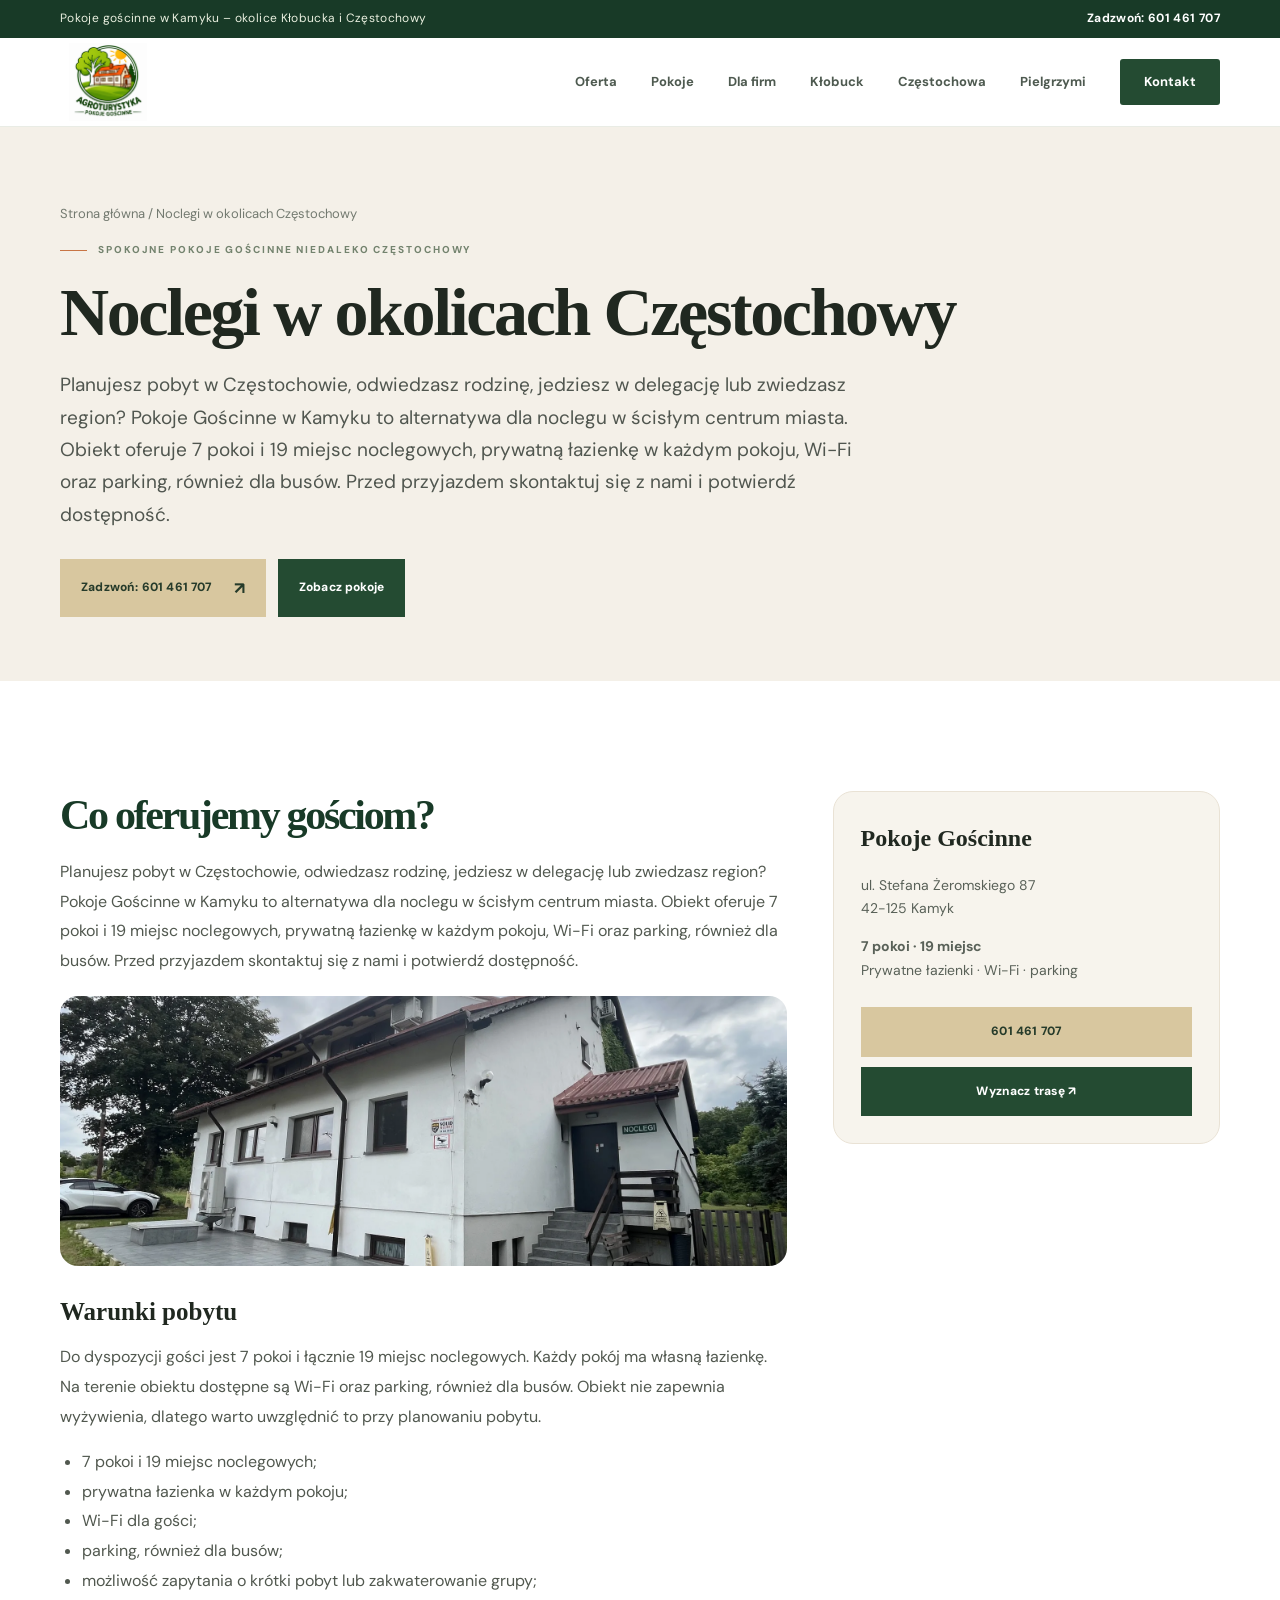
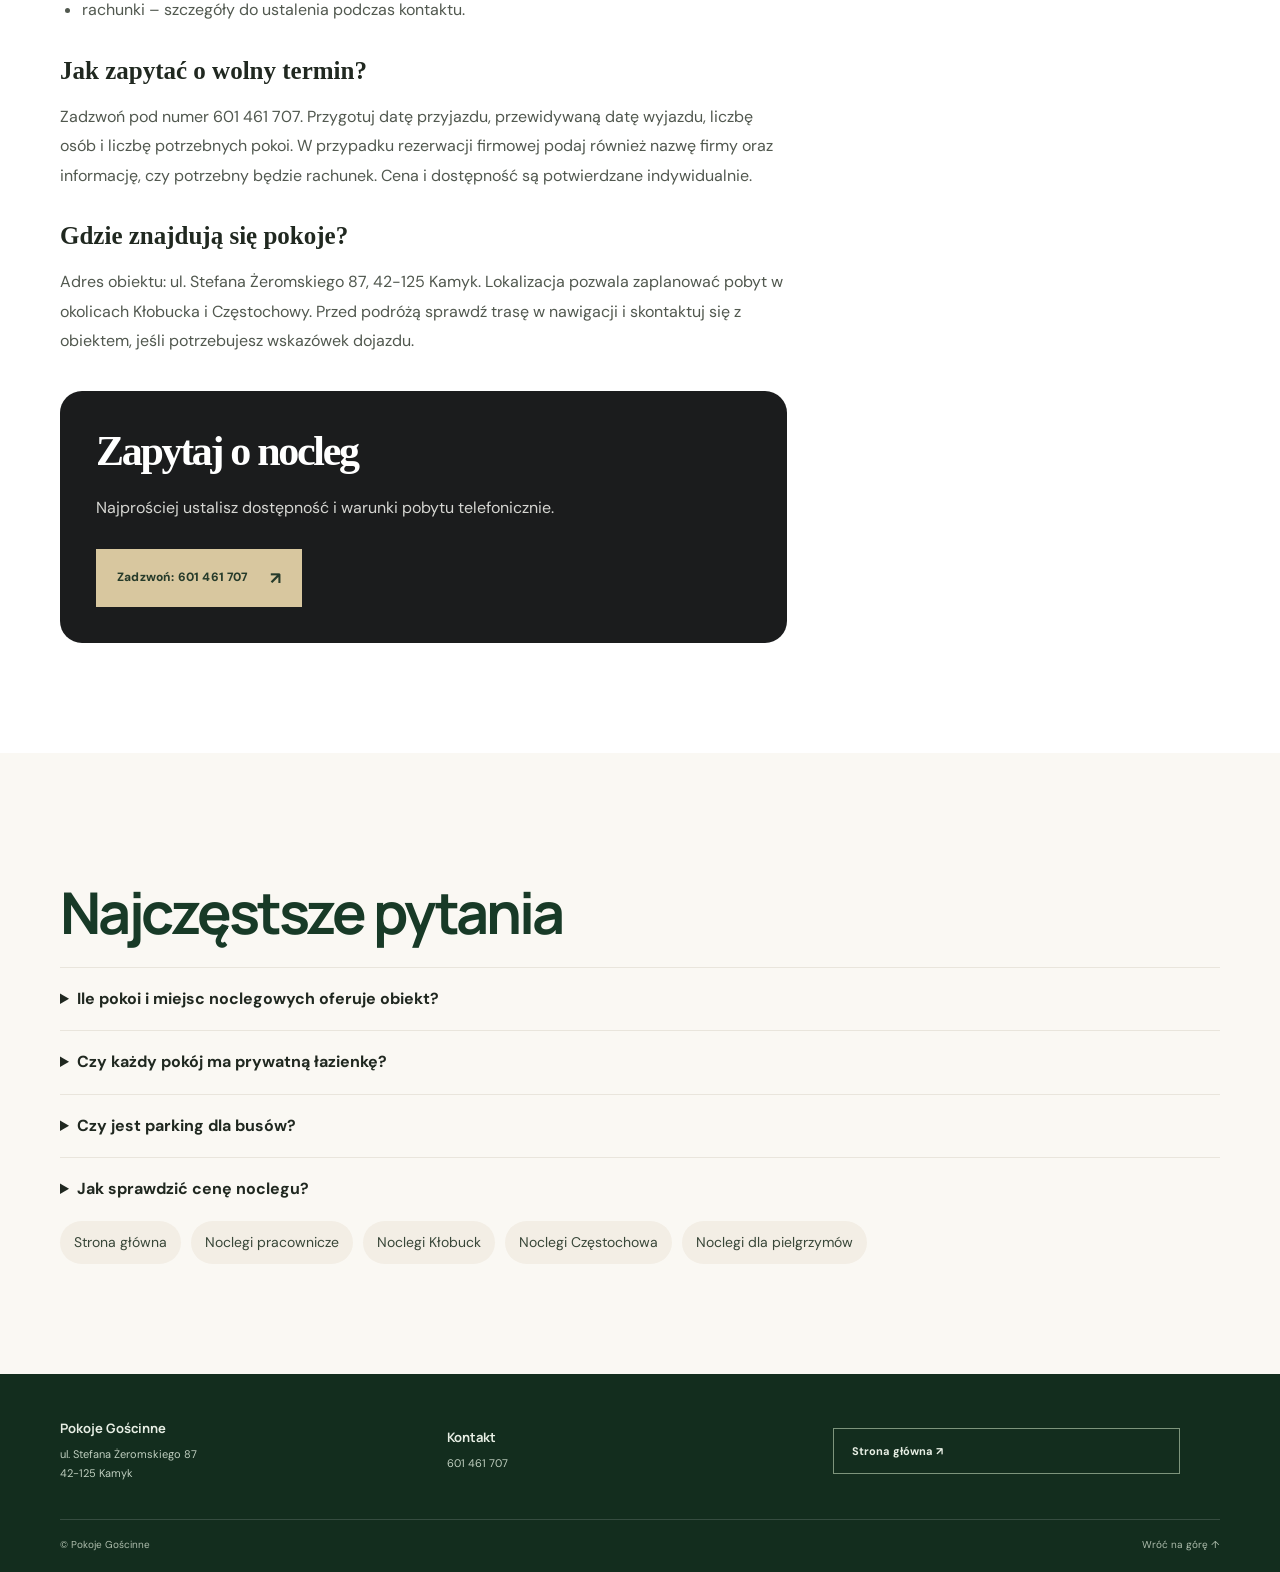
<file: noclegi-czestochowa.html>
<!doctype html><html lang="pl"><head><meta charset="utf-8"><meta name="viewport" content="width=device-width, initial-scale=1"><meta name="description" content="Szukasz noclegu w Częstochowie lub okolicy? Pokoje Gościnne w Kamyku oferują 7 pokoi, 19 miejsc, prywatne łazienki, Wi-Fi i parking. Sprawdź dostępność telefonicznie."><meta name="robots" content="index,follow,max-image-preview:large"><meta name="theme-color" content="#244b32"><title>Noclegi Częstochowa i okolice – pokoje gościnne w Kamyku</title><meta property="og:type" content="website"><meta property="og:title" content="Noclegi Częstochowa i okolice – pokoje gościnne w Kamyku"><meta property="og:description" content="Szukasz noclegu w Częstochowie lub okolicy? Pokoje Gościnne w Kamyku oferują 7 pokoi, 19 miejsc, prywatne łazienki, Wi-Fi i parking. Sprawdź dostępność telefonicznie."><link rel="preconnect" href="https://fonts.googleapis.com"><link rel="preconnect" href="https://fonts.gstatic.com" crossorigin><link href="https://fonts.googleapis.com/css2?family=DM+Sans:wght@400;500;600;700&family=Manrope:wght@400;500;600;700;800&display=swap" rel="stylesheet"><link rel="stylesheet" href="style.css"><script type="application/ld+json">{"@context":"https://schema.org","@type":"LodgingBusiness","name":"Pokoje Gościnne","telephone":"+48601461707","address":{"@type":"PostalAddress","streetAddress":"ul. Stefana Żeromskiego 87","addressLocality":"Kamyk","postalCode":"42-125","addressCountry":"PL"},"numberOfRooms":7,"description":"Pokoje gościnne w Kamyku koło Kłobucka i Częstochowy. 7 pokoi, 19 miejsc noclegowych, prywatna łazienka w każdym pokoju, Wi-Fi i parking."}</script></head><body><div class="topline"><div class="wrap topline-inner"><span>Pokoje gościnne w Kamyku – okolice Kłobucka i Częstochowy</span><a href="tel:+48601461707">Zadzwoń: 601 461 707</a></div></div><header class="header"><div class="wrap nav-wrap"><a class="brand" href="index.html"><img src="assets/img/logo.png" alt="Pokoje Gościnne – logo"></a><button aria-expanded="false" aria-label="Otwórz menu" class="menu-toggle"><span></span><span></span><span></span></button><nav class="nav" aria-label="Menu główne"><a href="index.html#oferta">Oferta</a><a href="index.html#pokoje">Pokoje</a><a href="noclegi-pracownicze-kamyk.html">Dla firm</a><a href="noclegi-kobuck.html">Kłobuck</a><a href="noclegi-czestochowa.html">Częstochowa</a><a href="noclegi-dla-pielgrzymow.html">Pielgrzymi</a><a class="nav-cta" href="index.html#kontakt">Kontakt</a></nav></div></header><main><section class="content-hero"><div class="wrap"><div class="breadcrumb"><a href="index.html">Strona główna</a> / Noclegi w okolicach Częstochowy</div><div class="eyebrow"><span></span> SPOKOJNE POKOJE GOŚCINNE NIEDALEKO CZĘSTOCHOWY</div><h1>Noclegi w okolicach Częstochowy<br><em></em></h1><p class="lead">Planujesz pobyt w Częstochowie, odwiedzasz rodzinę, jedziesz w delegację lub zwiedzasz region? Pokoje Gościnne w Kamyku to alternatywa dla noclegu w ścisłym centrum miasta. Obiekt oferuje 7 pokoi i 19 miejsc noclegowych, prywatną łazienkę w każdym pokoju, Wi-Fi oraz parking, również dla busów. Przed przyjazdem skontaktuj się z nami i potwierdź dostępność.</p><div class="content-hero-actions"><a class="btn btn-primary" href="tel:+48601461707">Zadzwoń: 601 461 707 <span>↗</span></a><a class="btn btn-dark" href="index.html#pokoje">Zobacz pokoje</a></div></div></section><section class="section"><div class="wrap content-layout"><article class="content-copy"><h2>Co oferujemy gościom?</h2><p>Planujesz pobyt w Częstochowie, odwiedzasz rodzinę, jedziesz w delegację lub zwiedzasz region? Pokoje Gościnne w Kamyku to alternatywa dla noclegu w ścisłym centrum miasta. Obiekt oferuje 7 pokoi i 19 miejsc noclegowych, prywatną łazienkę w każdym pokoju, Wi-Fi oraz parking, również dla busów. Przed przyjazdem skontaktuj się z nami i potwierdź dostępność.</p><img class="content-photo" src="assets/img/IMG_3123.webp" alt="Budynek pokoi gościnnych w Kamyku" loading="lazy"><h3>Warunki pobytu</h3><p>Do dyspozycji gości jest 7 pokoi i łącznie 19 miejsc noclegowych. Każdy pokój ma własną łazienkę. Na terenie obiektu dostępne są Wi-Fi oraz parking, również dla busów. Obiekt nie zapewnia wyżywienia, dlatego warto uwzględnić to przy planowaniu pobytu.</p><ul><li>7 pokoi i 19 miejsc noclegowych;</li><li>prywatna łazienka w każdym pokoju;</li><li>Wi-Fi dla gości;</li><li>parking, również dla busów;</li><li>możliwość zapytania o krótki pobyt lub zakwaterowanie grupy;</li><li>rachunki – szczegóły do ustalenia podczas kontaktu.</li></ul><h3>Jak zapytać o wolny termin?</h3><p>Zadzwoń pod numer 601 461 707. Przygotuj datę przyjazdu, przewidywaną datę wyjazdu, liczbę osób i liczbę potrzebnych pokoi. W przypadku rezerwacji firmowej podaj również nazwę firmy oraz informację, czy potrzebny będzie rachunek. Cena i dostępność są potwierdzane indywidualnie.</p><h3>Gdzie znajdują się pokoje?</h3><p>Adres obiektu: ul. Stefana Żeromskiego 87, 42-125 Kamyk. Lokalizacja pozwala zaplanować pobyt w okolicach Kłobucka i Częstochowy. Przed podróżą sprawdź trasę w nawigacji i skontaktuj się z obiektem, jeśli potrzebujesz wskazówek dojazdu.</p><div class="page-cta"><h2>Zapytaj o nocleg</h2><p>Najprościej ustalisz dostępność i warunki pobytu telefonicznie.</p><a class="btn btn-primary" href="tel:+48601461707">Zadzwoń: 601 461 707 <span>↗</span></a></div></article><aside class="content-aside"><h3>Pokoje Gościnne</h3><p>ul. Stefana Żeromskiego 87<br>42-125 Kamyk</p><p><strong>7 pokoi · 19 miejsc</strong><br>Prywatne łazienki · Wi-Fi · parking</p><a class="btn btn-primary" href="tel:+48601461707">601 461 707</a><a class="btn btn-dark" href="https://www.google.com/maps/search/?api=1&query=ul.+Stefana+Żeromskiego+87%2C+42-125+Kamyk" target="_blank" rel="noopener">Wyznacz trasę ↗</a></aside></div></section><section class="section" style="background:#faf8f3"><div class="wrap"><h2>Najczęstsze pytania</h2><div class="content-faq"><details><summary>Ile pokoi i miejsc noclegowych oferuje obiekt?</summary><p>Obiekt ma 7 pokoi i łącznie 19 miejsc noclegowych. Dostępność w konkretnym terminie należy potwierdzić telefonicznie.</p></details></div><div class="content-faq"><details><summary>Czy każdy pokój ma prywatną łazienkę?</summary><p>Tak, każdy pokój ma własną łazienkę.</p></details></div><div class="content-faq"><details><summary>Czy jest parking dla busów?</summary><p>Tak, dostępny jest parking, również dla busów.</p></details></div><div class="content-faq"><details><summary>Jak sprawdzić cenę noclegu?</summary><p>Zadzwoń pod numer 601 461 707 i podaj termin oraz liczbę osób. Cena jest ustalana w kontakcie.</p></details></div><div class="related-pages"><a href="index.html">Strona główna</a><a href="noclegi-pracownicze-kamyk.html">Noclegi pracownicze</a><a href="noclegi-kobuck.html">Noclegi Kłobuck</a><a href="noclegi-czestochowa.html">Noclegi Częstochowa</a><a href="noclegi-dla-pielgrzymow.html">Noclegi dla pielgrzymów</a></div></div></section></main><footer class="footer"><div class="wrap footer-main"><div><strong>Pokoje Gościnne</strong><span>ul. Stefana Żeromskiego 87<br>42-125 Kamyk</span></div><div><strong>Kontakt</strong><a href="tel:+48601461707">601 461 707</a></div><a class="footer-call" href="index.html">Strona główna ↗</a></div><div class="wrap footer-bottom"><span>© Pokoje Gościnne</span><a href="#top">Wróć na górę ↑</a></div></footer><a class="mobile-call" href="tel:+48601461707"><span>☎</span> Zadzwoń: 601 461 707</a><script src="script.js"></script></body></html>
</file>
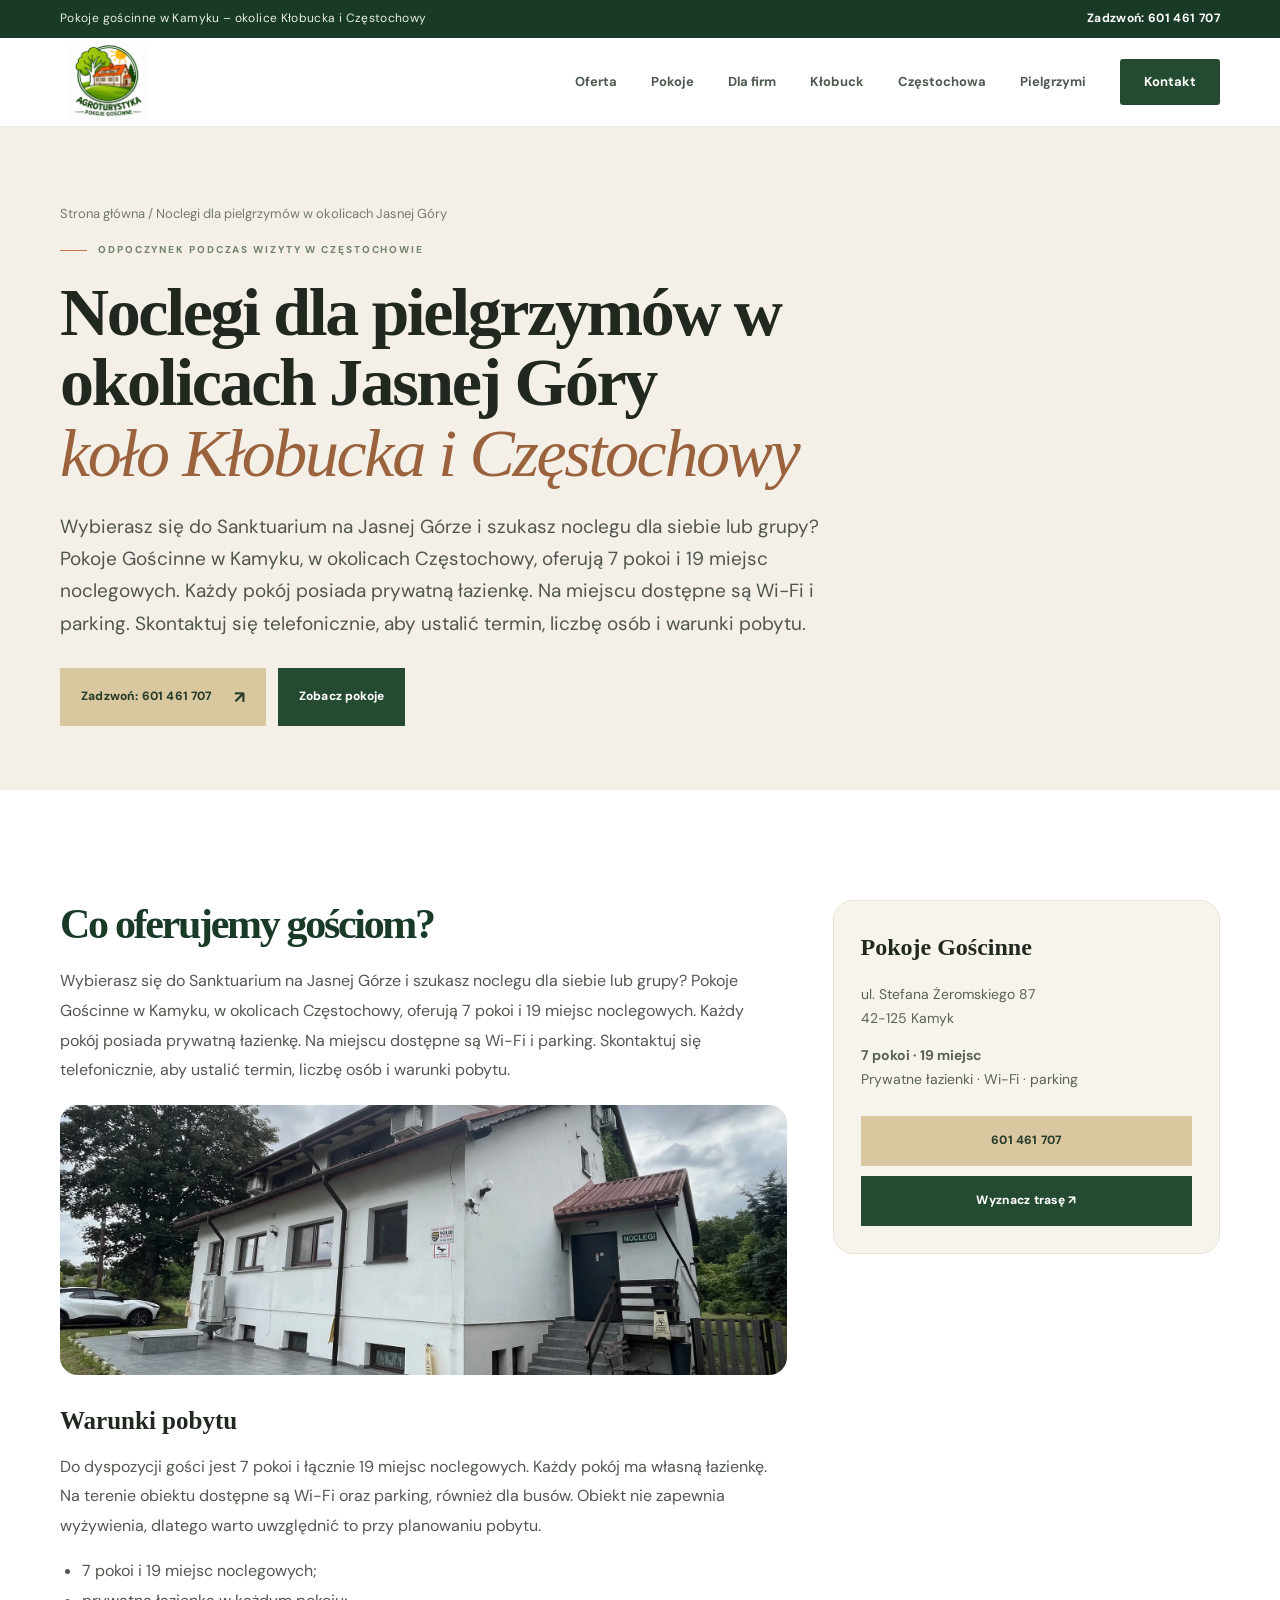
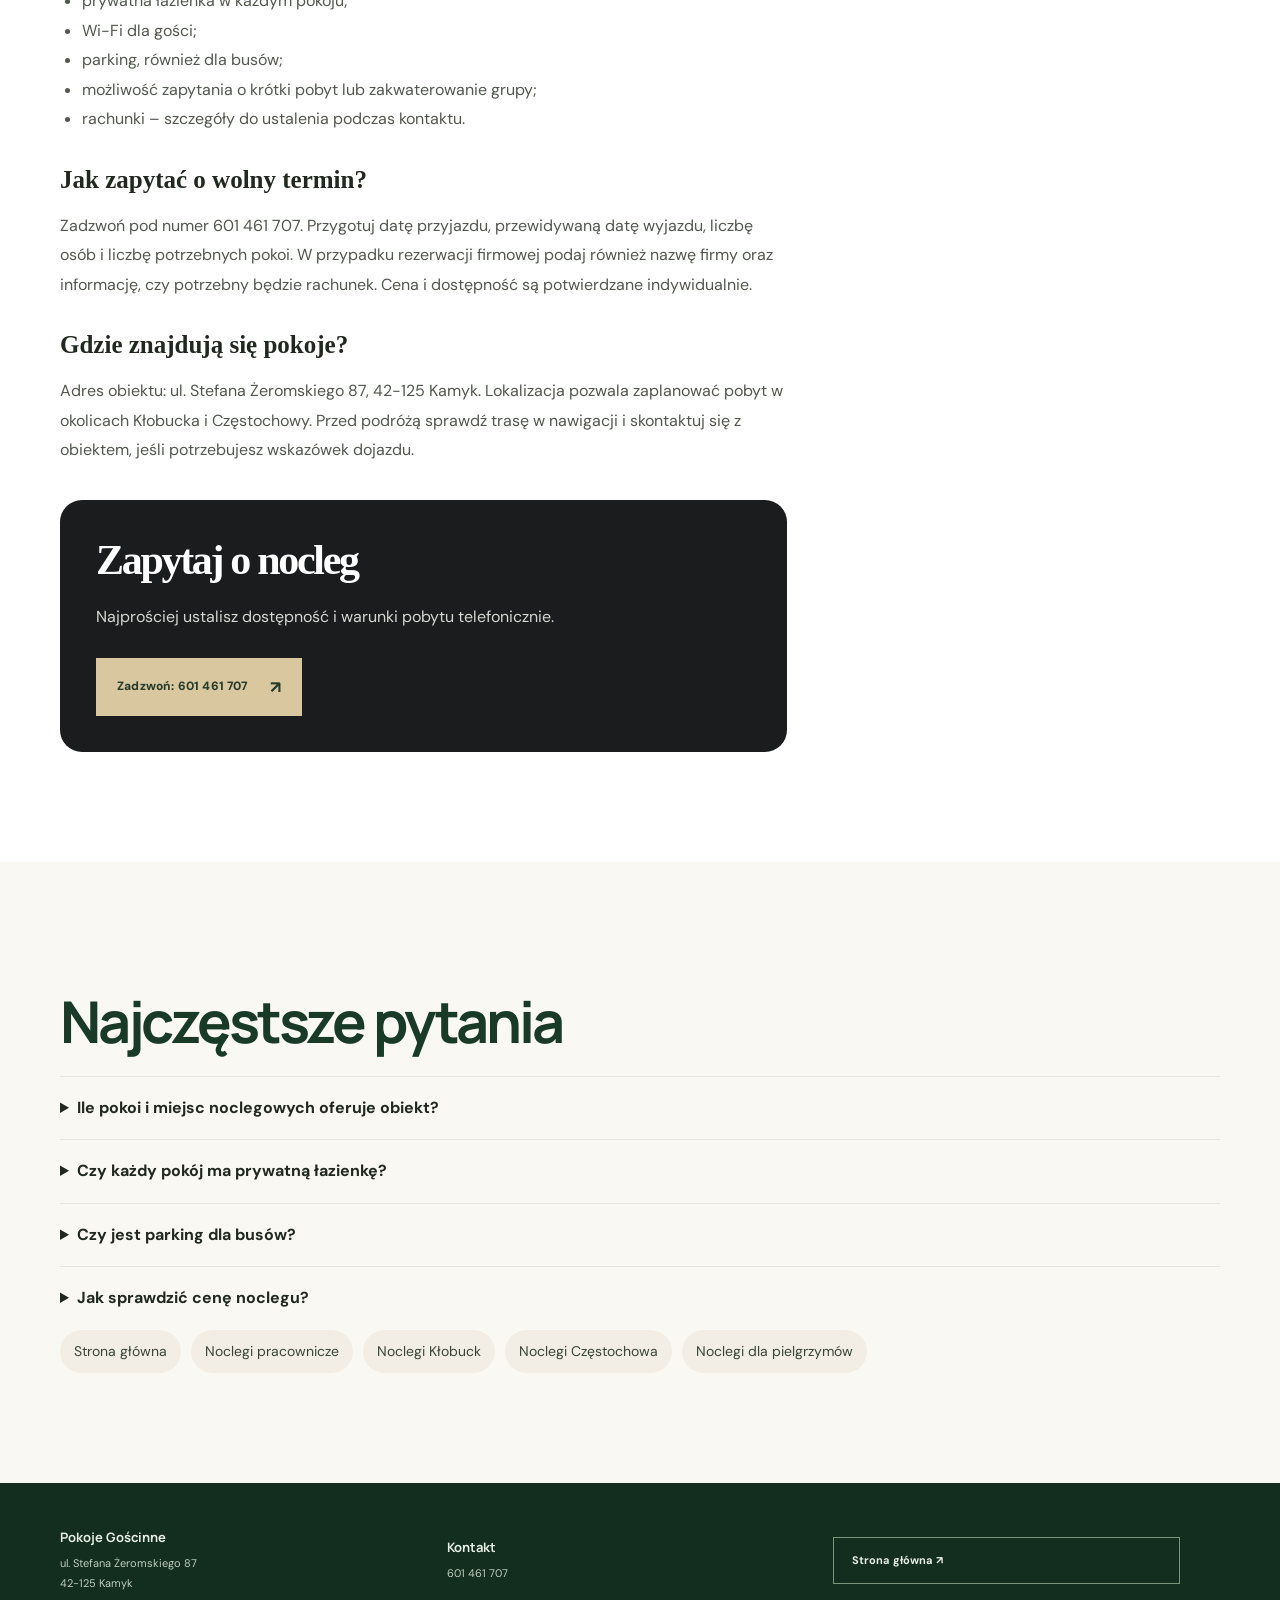
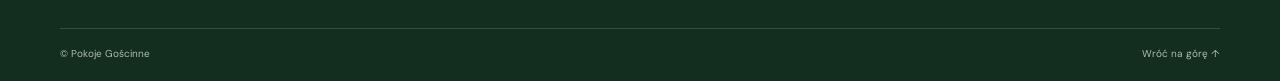
<file: noclegi-dla-pielgrzymow.html>
<!doctype html><html lang="pl"><head><meta charset="utf-8"><meta name="viewport" content="width=device-width, initial-scale=1"><meta name="description" content="Noclegi dla pielgrzymów odwiedzających Jasną Górę. Pokoje gościnne w Kamyku koło Częstochowy: 7 pokoi, 19 miejsc, prywatne łazienki i parking."><meta name="robots" content="index,follow,max-image-preview:large"><meta name="theme-color" content="#244b32"><title>Noclegi dla pielgrzymów – Kamyk koło Częstochowy i Jasnej Góry</title><meta property="og:type" content="website"><meta property="og:title" content="Noclegi dla pielgrzymów – Kamyk koło Częstochowy i Jasnej Góry"><meta property="og:description" content="Noclegi dla pielgrzymów odwiedzających Jasną Górę. Pokoje gościnne w Kamyku koło Częstochowy: 7 pokoi, 19 miejsc, prywatne łazienki i parking."><link rel="preconnect" href="https://fonts.googleapis.com"><link rel="preconnect" href="https://fonts.gstatic.com" crossorigin><link href="https://fonts.googleapis.com/css2?family=DM+Sans:wght@400;500;600;700&family=Manrope:wght@400;500;600;700;800&display=swap" rel="stylesheet"><link rel="stylesheet" href="style.css"><script type="application/ld+json">{"@context":"https://schema.org","@type":"LodgingBusiness","name":"Pokoje Gościnne","telephone":"+48601461707","address":{"@type":"PostalAddress","streetAddress":"ul. Stefana Żeromskiego 87","addressLocality":"Kamyk","postalCode":"42-125","addressCountry":"PL"},"numberOfRooms":7,"description":"Pokoje gościnne w Kamyku koło Kłobucka i Częstochowy. 7 pokoi, 19 miejsc noclegowych, prywatna łazienka w każdym pokoju, Wi-Fi i parking."}</script></head><body><div class="topline"><div class="wrap topline-inner"><span>Pokoje gościnne w Kamyku – okolice Kłobucka i Częstochowy</span><a href="tel:+48601461707">Zadzwoń: 601 461 707</a></div></div><header class="header"><div class="wrap nav-wrap"><a class="brand" href="index.html"><img src="assets/img/logo.png" alt="Pokoje Gościnne – logo"></a><button aria-expanded="false" aria-label="Otwórz menu" class="menu-toggle"><span></span><span></span><span></span></button><nav class="nav" aria-label="Menu główne"><a href="index.html#oferta">Oferta</a><a href="index.html#pokoje">Pokoje</a><a href="noclegi-pracownicze-kamyk.html">Dla firm</a><a href="noclegi-kobuck.html">Kłobuck</a><a href="noclegi-czestochowa.html">Częstochowa</a><a href="noclegi-dla-pielgrzymow.html">Pielgrzymi</a><a class="nav-cta" href="index.html#kontakt">Kontakt</a></nav></div></header><main><section class="content-hero"><div class="wrap"><div class="breadcrumb"><a href="index.html">Strona główna</a> / Noclegi dla pielgrzymów w okolicach Jasnej Góry</div><div class="eyebrow"><span></span> ODPOCZYNEK PODCZAS WIZYTY W CZĘSTOCHOWIE</div><h1>Noclegi dla pielgrzymów w okolicach Jasnej Góry<br><em>koło Kłobucka i Częstochowy</em></h1><p class="lead">Wybierasz się do Sanktuarium na Jasnej Górze i szukasz noclegu dla siebie lub grupy? Pokoje Gościnne w Kamyku, w okolicach Częstochowy, oferują 7 pokoi i 19 miejsc noclegowych. Każdy pokój posiada prywatną łazienkę. Na miejscu dostępne są Wi-Fi i parking. Skontaktuj się telefonicznie, aby ustalić termin, liczbę osób i warunki pobytu.</p><div class="content-hero-actions"><a class="btn btn-primary" href="tel:+48601461707">Zadzwoń: 601 461 707 <span>↗</span></a><a class="btn btn-dark" href="index.html#pokoje">Zobacz pokoje</a></div></div></section><section class="section"><div class="wrap content-layout"><article class="content-copy"><h2>Co oferujemy gościom?</h2><p>Wybierasz się do Sanktuarium na Jasnej Górze i szukasz noclegu dla siebie lub grupy? Pokoje Gościnne w Kamyku, w okolicach Częstochowy, oferują 7 pokoi i 19 miejsc noclegowych. Każdy pokój posiada prywatną łazienkę. Na miejscu dostępne są Wi-Fi i parking. Skontaktuj się telefonicznie, aby ustalić termin, liczbę osób i warunki pobytu.</p><img class="content-photo" src="assets/img/IMG_3123.webp" alt="Budynek pokoi gościnnych w Kamyku" loading="lazy"><h3>Warunki pobytu</h3><p>Do dyspozycji gości jest 7 pokoi i łącznie 19 miejsc noclegowych. Każdy pokój ma własną łazienkę. Na terenie obiektu dostępne są Wi-Fi oraz parking, również dla busów. Obiekt nie zapewnia wyżywienia, dlatego warto uwzględnić to przy planowaniu pobytu.</p><ul><li>7 pokoi i 19 miejsc noclegowych;</li><li>prywatna łazienka w każdym pokoju;</li><li>Wi-Fi dla gości;</li><li>parking, również dla busów;</li><li>możliwość zapytania o krótki pobyt lub zakwaterowanie grupy;</li><li>rachunki – szczegóły do ustalenia podczas kontaktu.</li></ul><h3>Jak zapytać o wolny termin?</h3><p>Zadzwoń pod numer 601 461 707. Przygotuj datę przyjazdu, przewidywaną datę wyjazdu, liczbę osób i liczbę potrzebnych pokoi. W przypadku rezerwacji firmowej podaj również nazwę firmy oraz informację, czy potrzebny będzie rachunek. Cena i dostępność są potwierdzane indywidualnie.</p><h3>Gdzie znajdują się pokoje?</h3><p>Adres obiektu: ul. Stefana Żeromskiego 87, 42-125 Kamyk. Lokalizacja pozwala zaplanować pobyt w okolicach Kłobucka i Częstochowy. Przed podróżą sprawdź trasę w nawigacji i skontaktuj się z obiektem, jeśli potrzebujesz wskazówek dojazdu.</p><div class="page-cta"><h2>Zapytaj o nocleg</h2><p>Najprościej ustalisz dostępność i warunki pobytu telefonicznie.</p><a class="btn btn-primary" href="tel:+48601461707">Zadzwoń: 601 461 707 <span>↗</span></a></div></article><aside class="content-aside"><h3>Pokoje Gościnne</h3><p>ul. Stefana Żeromskiego 87<br>42-125 Kamyk</p><p><strong>7 pokoi · 19 miejsc</strong><br>Prywatne łazienki · Wi-Fi · parking</p><a class="btn btn-primary" href="tel:+48601461707">601 461 707</a><a class="btn btn-dark" href="https://www.google.com/maps/search/?api=1&query=ul.+Stefana+Żeromskiego+87%2C+42-125+Kamyk" target="_blank" rel="noopener">Wyznacz trasę ↗</a></aside></div></section><section class="section" style="background:#faf8f3"><div class="wrap"><h2>Najczęstsze pytania</h2><div class="content-faq"><details><summary>Ile pokoi i miejsc noclegowych oferuje obiekt?</summary><p>Obiekt ma 7 pokoi i łącznie 19 miejsc noclegowych. Dostępność w konkretnym terminie należy potwierdzić telefonicznie.</p></details></div><div class="content-faq"><details><summary>Czy każdy pokój ma prywatną łazienkę?</summary><p>Tak, każdy pokój ma własną łazienkę.</p></details></div><div class="content-faq"><details><summary>Czy jest parking dla busów?</summary><p>Tak, dostępny jest parking, również dla busów.</p></details></div><div class="content-faq"><details><summary>Jak sprawdzić cenę noclegu?</summary><p>Zadzwoń pod numer 601 461 707 i podaj termin oraz liczbę osób. Cena jest ustalana w kontakcie.</p></details></div><div class="related-pages"><a href="index.html">Strona główna</a><a href="noclegi-pracownicze-kamyk.html">Noclegi pracownicze</a><a href="noclegi-kobuck.html">Noclegi Kłobuck</a><a href="noclegi-czestochowa.html">Noclegi Częstochowa</a><a href="noclegi-dla-pielgrzymow.html">Noclegi dla pielgrzymów</a></div></div></section></main><footer class="footer"><div class="wrap footer-main"><div><strong>Pokoje Gościnne</strong><span>ul. Stefana Żeromskiego 87<br>42-125 Kamyk</span></div><div><strong>Kontakt</strong><a href="tel:+48601461707">601 461 707</a></div><a class="footer-call" href="index.html">Strona główna ↗</a></div><div class="wrap footer-bottom"><span>© Pokoje Gościnne</span><a href="#top">Wróć na górę ↑</a></div></footer><a class="mobile-call" href="tel:+48601461707"><span>☎</span> Zadzwoń: 601 461 707</a><script src="script.js"></script></body></html>
</file>
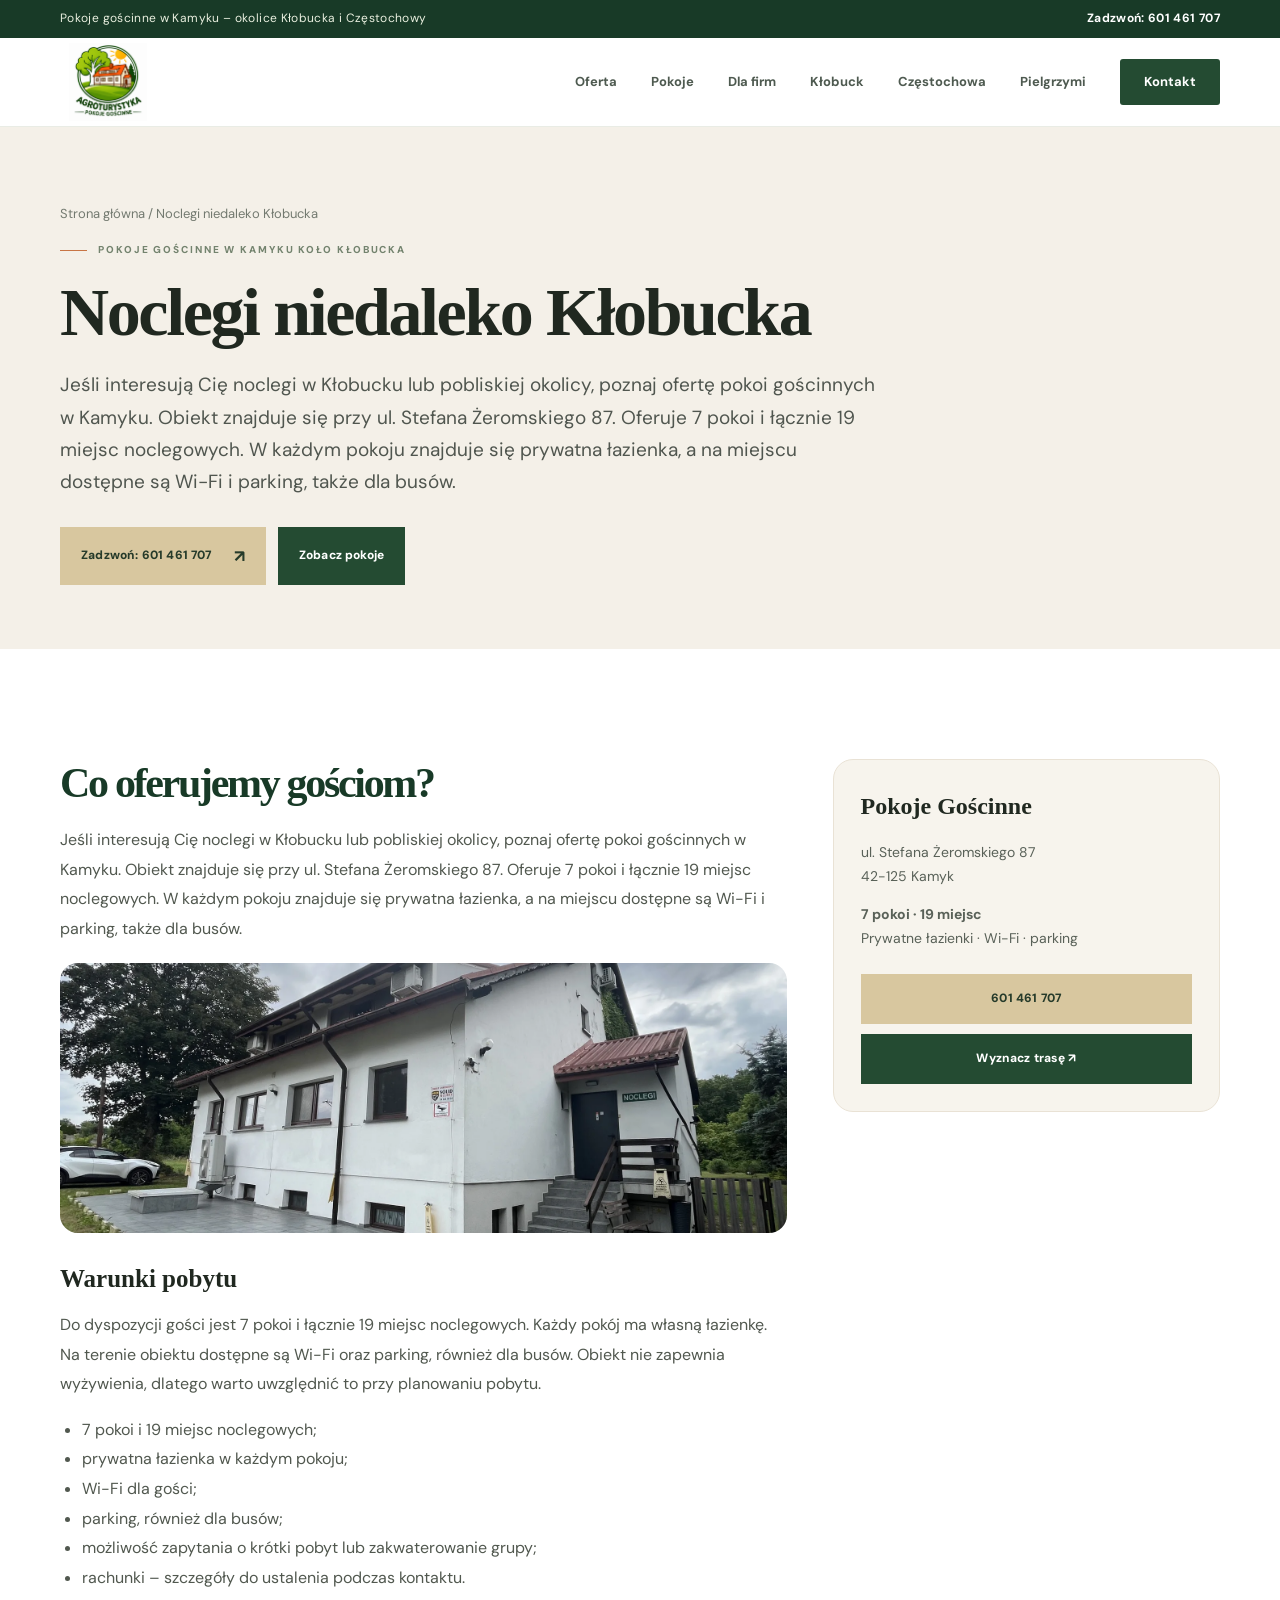
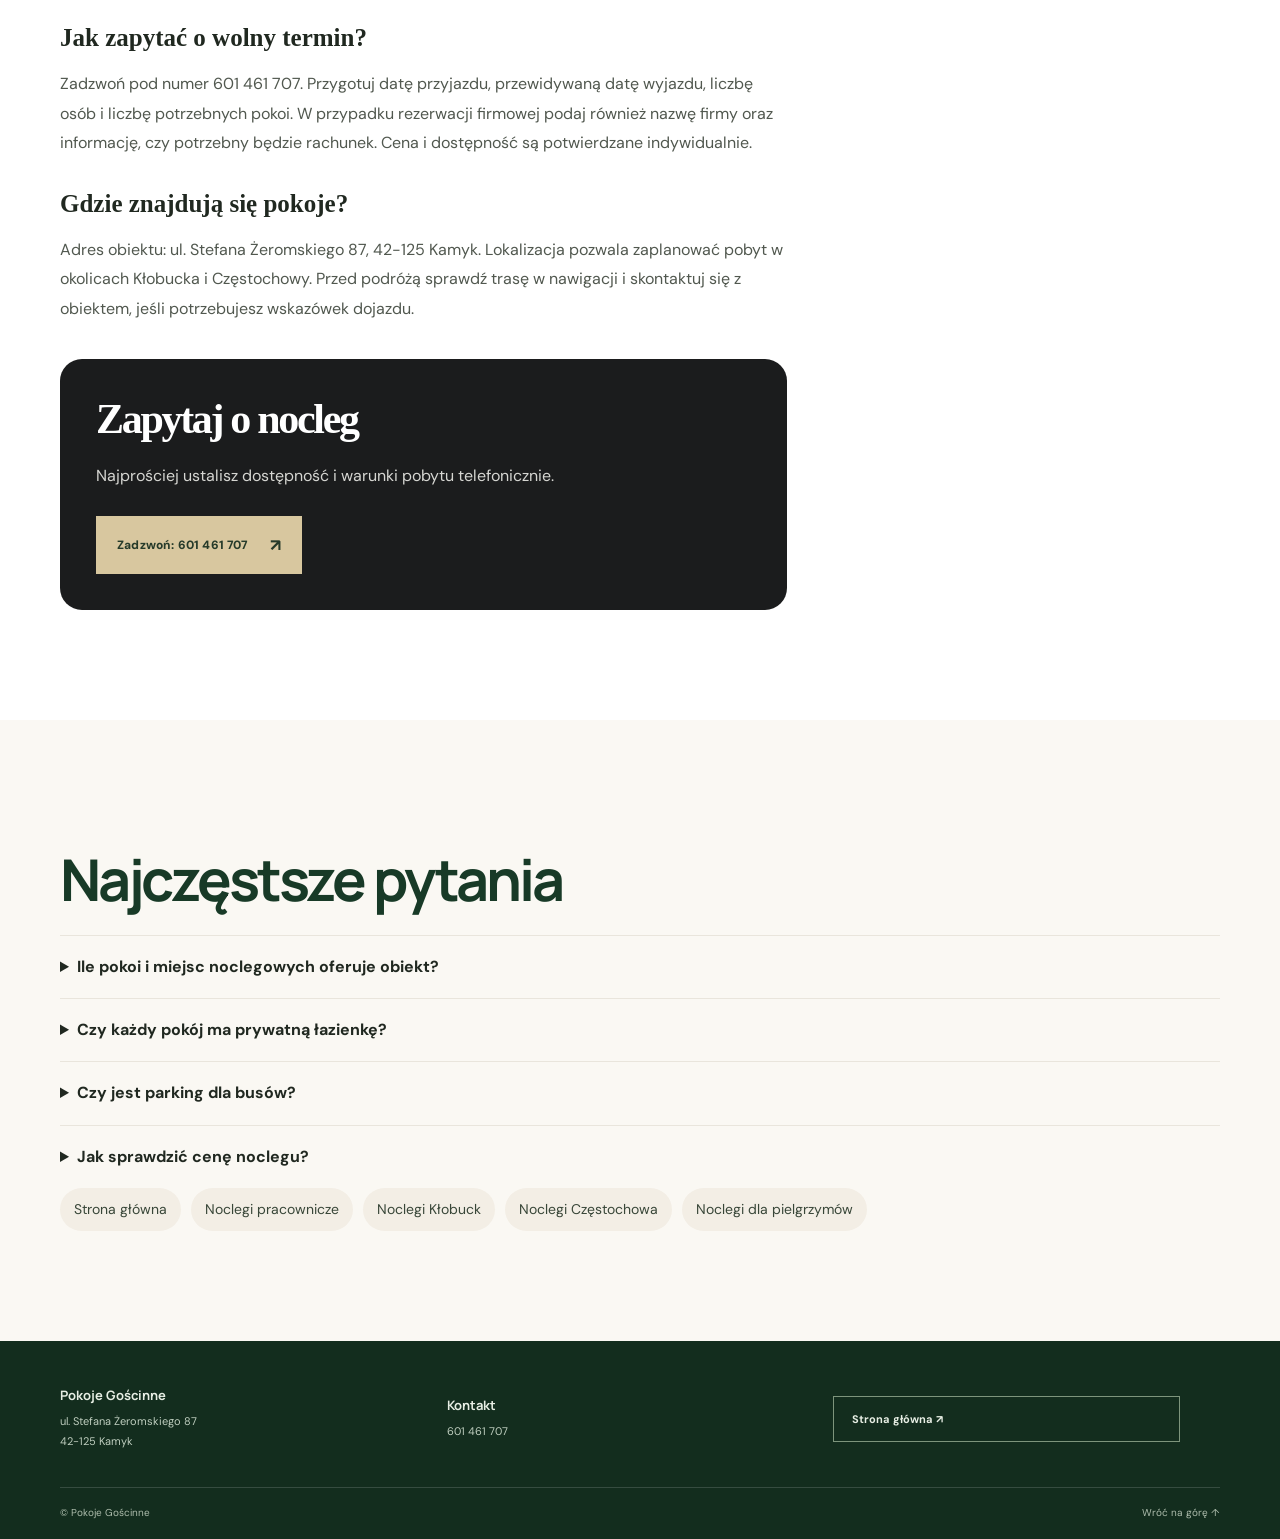
<file: noclegi-kobuck.html>
<!doctype html><html lang="pl"><head><meta charset="utf-8"><meta name="viewport" content="width=device-width, initial-scale=1"><meta name="description" content="Szukasz noclegu w Kłobucku lub okolicy? Sprawdź pokoje gościnne w Kamyku: 7 pokoi, 19 miejsc, prywatne łazienki, Wi-Fi i parking. Zadzwoń 601 461 707."><meta name="robots" content="index,follow,max-image-preview:large"><meta name="theme-color" content="#244b32"><title>Noclegi Kłobuck – pokoje gościnne w Kamyku, blisko Kłobucka</title><meta property="og:type" content="website"><meta property="og:title" content="Noclegi Kłobuck – pokoje gościnne w Kamyku, blisko Kłobucka"><meta property="og:description" content="Szukasz noclegu w Kłobucku lub okolicy? Sprawdź pokoje gościnne w Kamyku: 7 pokoi, 19 miejsc, prywatne łazienki, Wi-Fi i parking. Zadzwoń 601 461 707."><link rel="preconnect" href="https://fonts.googleapis.com"><link rel="preconnect" href="https://fonts.gstatic.com" crossorigin><link href="https://fonts.googleapis.com/css2?family=DM+Sans:wght@400;500;600;700&family=Manrope:wght@400;500;600;700;800&display=swap" rel="stylesheet"><link rel="stylesheet" href="style.css"><script type="application/ld+json">{"@context":"https://schema.org","@type":"LodgingBusiness","name":"Pokoje Gościnne","telephone":"+48601461707","address":{"@type":"PostalAddress","streetAddress":"ul. Stefana Żeromskiego 87","addressLocality":"Kamyk","postalCode":"42-125","addressCountry":"PL"},"numberOfRooms":7,"description":"Pokoje gościnne w Kamyku koło Kłobucka i Częstochowy. 7 pokoi, 19 miejsc noclegowych, prywatna łazienka w każdym pokoju, Wi-Fi i parking."}</script></head><body><div class="topline"><div class="wrap topline-inner"><span>Pokoje gościnne w Kamyku – okolice Kłobucka i Częstochowy</span><a href="tel:+48601461707">Zadzwoń: 601 461 707</a></div></div><header class="header"><div class="wrap nav-wrap"><a class="brand" href="index.html"><img src="assets/img/logo.png" alt="Pokoje Gościnne – logo"></a><button aria-expanded="false" aria-label="Otwórz menu" class="menu-toggle"><span></span><span></span><span></span></button><nav class="nav" aria-label="Menu główne"><a href="index.html#oferta">Oferta</a><a href="index.html#pokoje">Pokoje</a><a href="noclegi-pracownicze-kamyk.html">Dla firm</a><a href="noclegi-kobuck.html">Kłobuck</a><a href="noclegi-czestochowa.html">Częstochowa</a><a href="noclegi-dla-pielgrzymow.html">Pielgrzymi</a><a class="nav-cta" href="index.html#kontakt">Kontakt</a></nav></div></header><main><section class="content-hero"><div class="wrap"><div class="breadcrumb"><a href="index.html">Strona główna</a> / Noclegi niedaleko Kłobucka</div><div class="eyebrow"><span></span> POKOJE GOŚCINNE W KAMYKU KOŁO KŁOBUCKA</div><h1>Noclegi niedaleko Kłobucka<br><em></em></h1><p class="lead">Jeśli interesują Cię noclegi w Kłobucku lub pobliskiej okolicy, poznaj ofertę pokoi gościnnych w Kamyku. Obiekt znajduje się przy ul. Stefana Żeromskiego 87. Oferuje 7 pokoi i łącznie 19 miejsc noclegowych. W każdym pokoju znajduje się prywatna łazienka, a na miejscu dostępne są Wi-Fi i parking, także dla busów.</p><div class="content-hero-actions"><a class="btn btn-primary" href="tel:+48601461707">Zadzwoń: 601 461 707 <span>↗</span></a><a class="btn btn-dark" href="index.html#pokoje">Zobacz pokoje</a></div></div></section><section class="section"><div class="wrap content-layout"><article class="content-copy"><h2>Co oferujemy gościom?</h2><p>Jeśli interesują Cię noclegi w Kłobucku lub pobliskiej okolicy, poznaj ofertę pokoi gościnnych w Kamyku. Obiekt znajduje się przy ul. Stefana Żeromskiego 87. Oferuje 7 pokoi i łącznie 19 miejsc noclegowych. W każdym pokoju znajduje się prywatna łazienka, a na miejscu dostępne są Wi-Fi i parking, także dla busów.</p><img class="content-photo" src="assets/img/IMG_3123.webp" alt="Budynek pokoi gościnnych w Kamyku" loading="lazy"><h3>Warunki pobytu</h3><p>Do dyspozycji gości jest 7 pokoi i łącznie 19 miejsc noclegowych. Każdy pokój ma własną łazienkę. Na terenie obiektu dostępne są Wi-Fi oraz parking, również dla busów. Obiekt nie zapewnia wyżywienia, dlatego warto uwzględnić to przy planowaniu pobytu.</p><ul><li>7 pokoi i 19 miejsc noclegowych;</li><li>prywatna łazienka w każdym pokoju;</li><li>Wi-Fi dla gości;</li><li>parking, również dla busów;</li><li>możliwość zapytania o krótki pobyt lub zakwaterowanie grupy;</li><li>rachunki – szczegóły do ustalenia podczas kontaktu.</li></ul><h3>Jak zapytać o wolny termin?</h3><p>Zadzwoń pod numer 601 461 707. Przygotuj datę przyjazdu, przewidywaną datę wyjazdu, liczbę osób i liczbę potrzebnych pokoi. W przypadku rezerwacji firmowej podaj również nazwę firmy oraz informację, czy potrzebny będzie rachunek. Cena i dostępność są potwierdzane indywidualnie.</p><h3>Gdzie znajdują się pokoje?</h3><p>Adres obiektu: ul. Stefana Żeromskiego 87, 42-125 Kamyk. Lokalizacja pozwala zaplanować pobyt w okolicach Kłobucka i Częstochowy. Przed podróżą sprawdź trasę w nawigacji i skontaktuj się z obiektem, jeśli potrzebujesz wskazówek dojazdu.</p><div class="page-cta"><h2>Zapytaj o nocleg</h2><p>Najprościej ustalisz dostępność i warunki pobytu telefonicznie.</p><a class="btn btn-primary" href="tel:+48601461707">Zadzwoń: 601 461 707 <span>↗</span></a></div></article><aside class="content-aside"><h3>Pokoje Gościnne</h3><p>ul. Stefana Żeromskiego 87<br>42-125 Kamyk</p><p><strong>7 pokoi · 19 miejsc</strong><br>Prywatne łazienki · Wi-Fi · parking</p><a class="btn btn-primary" href="tel:+48601461707">601 461 707</a><a class="btn btn-dark" href="https://www.google.com/maps/search/?api=1&query=ul.+Stefana+Żeromskiego+87%2C+42-125+Kamyk" target="_blank" rel="noopener">Wyznacz trasę ↗</a></aside></div></section><section class="section" style="background:#faf8f3"><div class="wrap"><h2>Najczęstsze pytania</h2><div class="content-faq"><details><summary>Ile pokoi i miejsc noclegowych oferuje obiekt?</summary><p>Obiekt ma 7 pokoi i łącznie 19 miejsc noclegowych. Dostępność w konkretnym terminie należy potwierdzić telefonicznie.</p></details></div><div class="content-faq"><details><summary>Czy każdy pokój ma prywatną łazienkę?</summary><p>Tak, każdy pokój ma własną łazienkę.</p></details></div><div class="content-faq"><details><summary>Czy jest parking dla busów?</summary><p>Tak, dostępny jest parking, również dla busów.</p></details></div><div class="content-faq"><details><summary>Jak sprawdzić cenę noclegu?</summary><p>Zadzwoń pod numer 601 461 707 i podaj termin oraz liczbę osób. Cena jest ustalana w kontakcie.</p></details></div><div class="related-pages"><a href="index.html">Strona główna</a><a href="noclegi-pracownicze-kamyk.html">Noclegi pracownicze</a><a href="noclegi-kobuck.html">Noclegi Kłobuck</a><a href="noclegi-czestochowa.html">Noclegi Częstochowa</a><a href="noclegi-dla-pielgrzymow.html">Noclegi dla pielgrzymów</a></div></div></section></main><footer class="footer"><div class="wrap footer-main"><div><strong>Pokoje Gościnne</strong><span>ul. Stefana Żeromskiego 87<br>42-125 Kamyk</span></div><div><strong>Kontakt</strong><a href="tel:+48601461707">601 461 707</a></div><a class="footer-call" href="index.html">Strona główna ↗</a></div><div class="wrap footer-bottom"><span>© Pokoje Gościnne</span><a href="#top">Wróć na górę ↑</a></div></footer><a class="mobile-call" href="tel:+48601461707"><span>☎</span> Zadzwoń: 601 461 707</a><script src="script.js"></script></body></html>
</file>
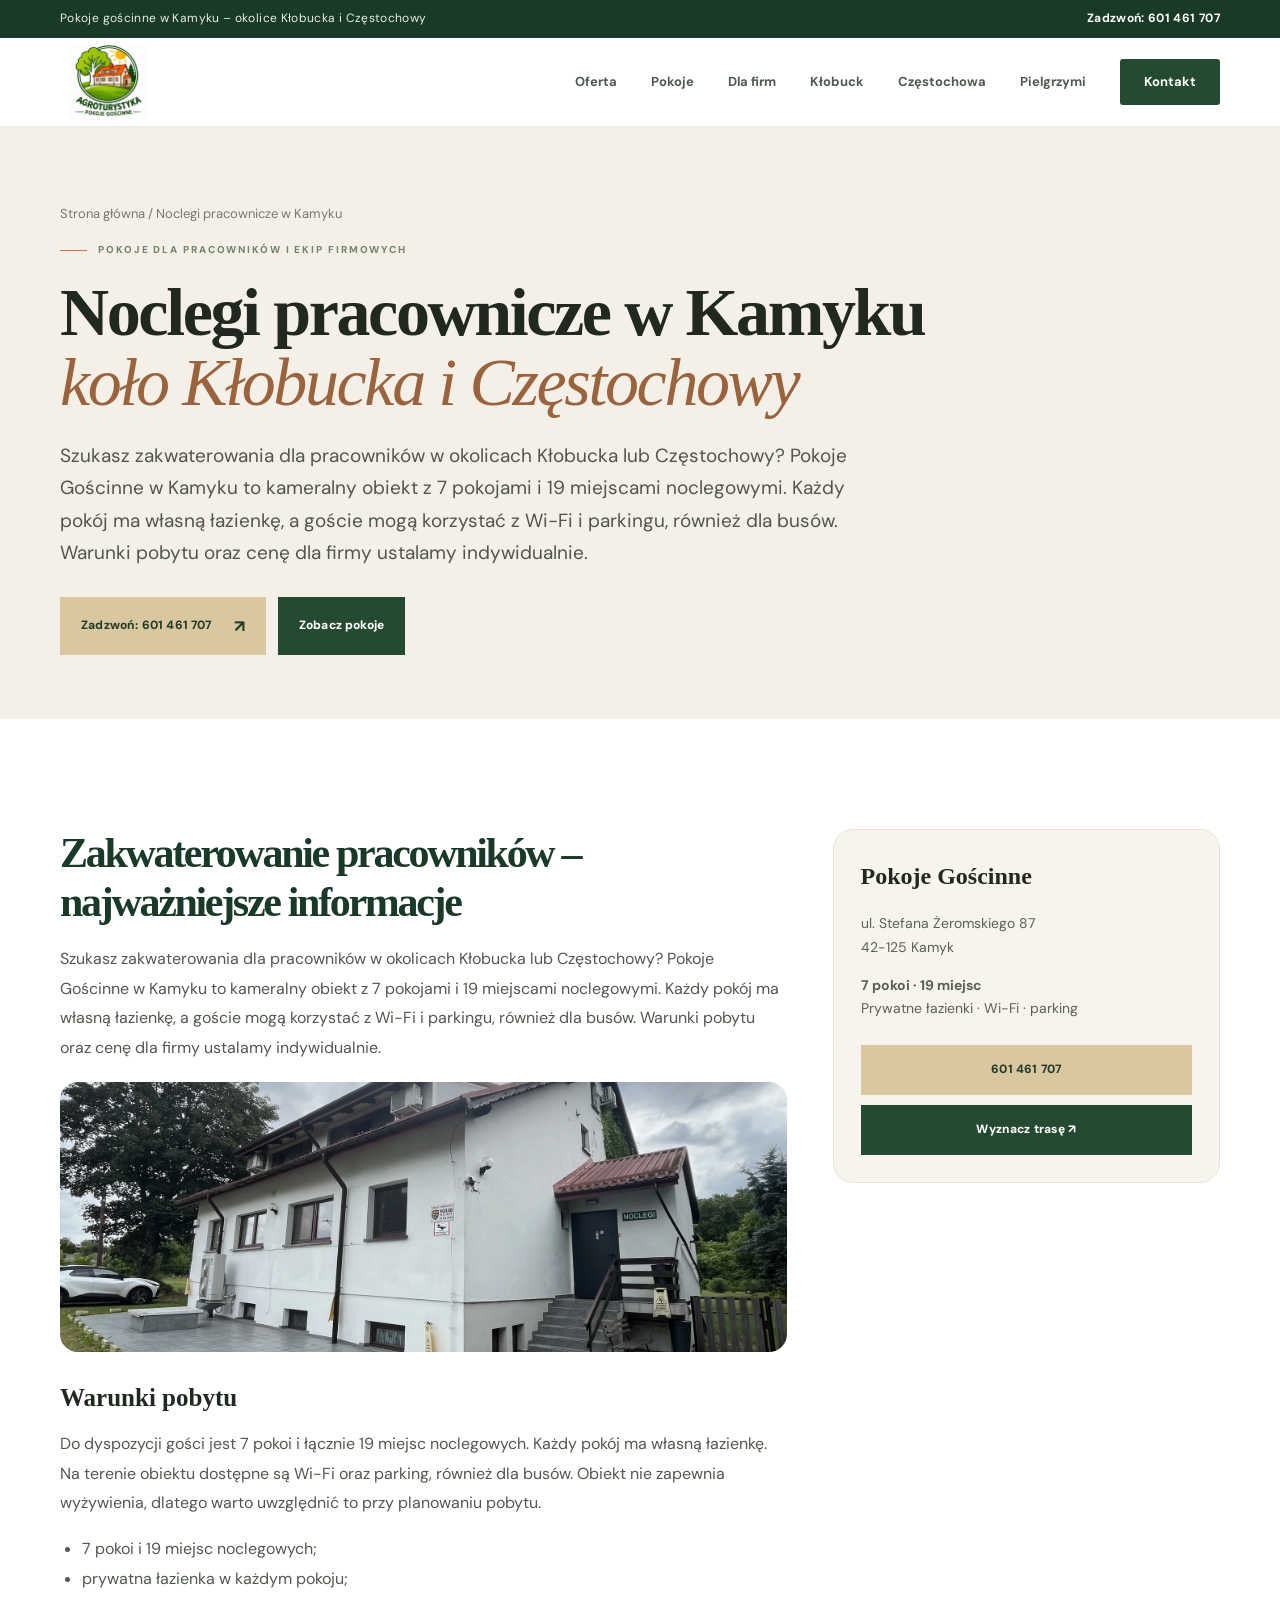
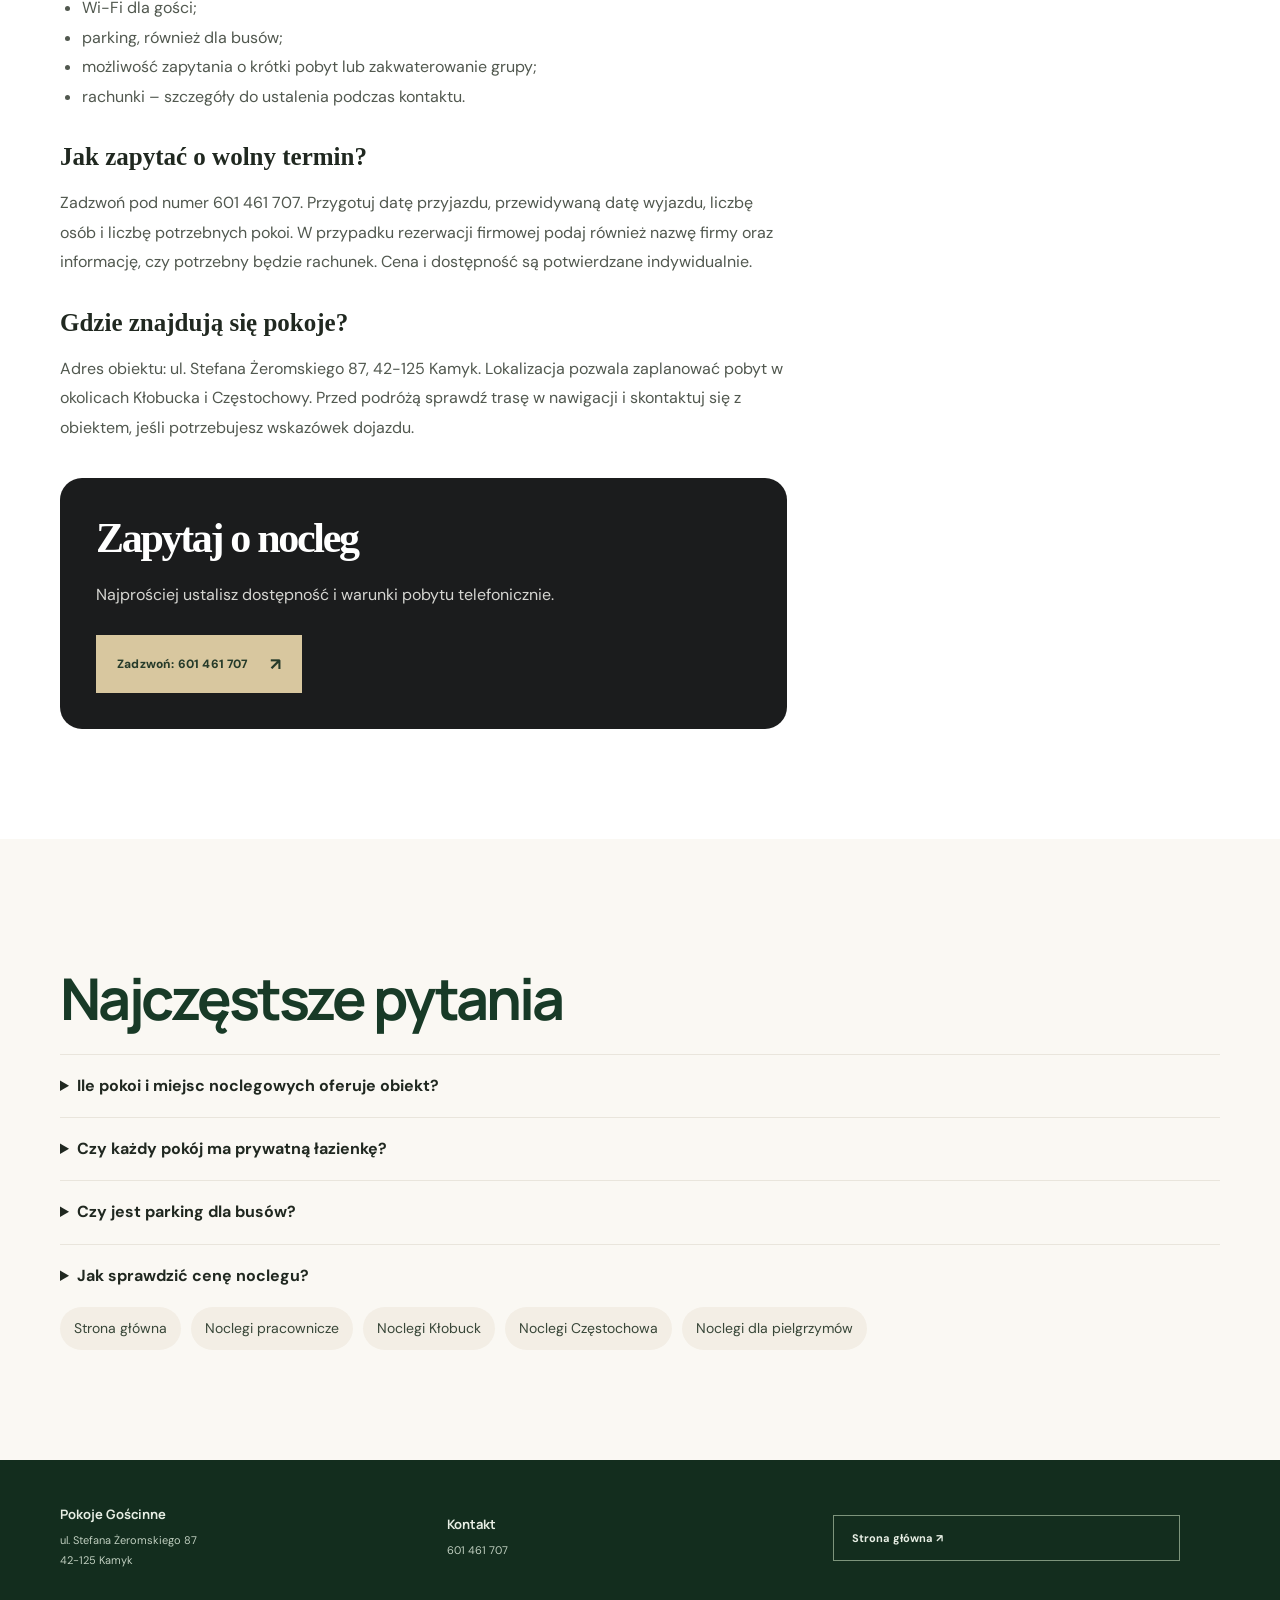
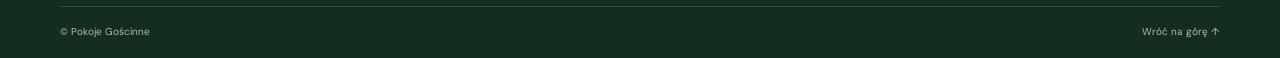
<file: noclegi-pracownicze-kamyk.html>
<!doctype html><html lang="pl"><head><meta charset="utf-8"><meta name="viewport" content="width=device-width, initial-scale=1"><meta name="description" content="Noclegi pracownicze w Kamyku koło Kłobucka i Częstochowy. 7 pokoi, 19 miejsc, prywatne łazienki, Wi-Fi i parking dla busów. Zapytaj o termin i cenę dla firmy."><meta name="robots" content="index,follow,max-image-preview:large"><meta name="theme-color" content="#244b32"><title>Noclegi pracownicze Kamyk – pokoje dla firm koło Kłobucka</title><meta property="og:type" content="website"><meta property="og:title" content="Noclegi pracownicze Kamyk – pokoje dla firm koło Kłobucka"><meta property="og:description" content="Noclegi pracownicze w Kamyku koło Kłobucka i Częstochowy. 7 pokoi, 19 miejsc, prywatne łazienki, Wi-Fi i parking dla busów. Zapytaj o termin i cenę dla firmy."><link rel="preconnect" href="https://fonts.googleapis.com"><link rel="preconnect" href="https://fonts.gstatic.com" crossorigin><link href="https://fonts.googleapis.com/css2?family=DM+Sans:wght@400;500;600;700&family=Manrope:wght@400;500;600;700;800&display=swap" rel="stylesheet"><link rel="stylesheet" href="style.css"><script type="application/ld+json">{"@context":"https://schema.org","@type":"LodgingBusiness","name":"Pokoje Gościnne","telephone":"+48601461707","address":{"@type":"PostalAddress","streetAddress":"ul. Stefana Żeromskiego 87","addressLocality":"Kamyk","postalCode":"42-125","addressCountry":"PL"},"numberOfRooms":7,"description":"Pokoje gościnne w Kamyku koło Kłobucka i Częstochowy. 7 pokoi, 19 miejsc noclegowych, prywatna łazienka w każdym pokoju, Wi-Fi i parking."}</script></head><body><div class="topline"><div class="wrap topline-inner"><span>Pokoje gościnne w Kamyku – okolice Kłobucka i Częstochowy</span><a href="tel:+48601461707">Zadzwoń: 601 461 707</a></div></div><header class="header"><div class="wrap nav-wrap"><a class="brand" href="index.html"><img src="assets/img/logo.png" alt="Pokoje Gościnne – logo"></a><button aria-expanded="false" aria-label="Otwórz menu" class="menu-toggle"><span></span><span></span><span></span></button><nav class="nav" aria-label="Menu główne"><a href="index.html#oferta">Oferta</a><a href="index.html#pokoje">Pokoje</a><a href="noclegi-pracownicze-kamyk.html">Dla firm</a><a href="noclegi-kobuck.html">Kłobuck</a><a href="noclegi-czestochowa.html">Częstochowa</a><a href="noclegi-dla-pielgrzymow.html">Pielgrzymi</a><a class="nav-cta" href="index.html#kontakt">Kontakt</a></nav></div></header><main><section class="content-hero"><div class="wrap"><div class="breadcrumb"><a href="index.html">Strona główna</a> / Noclegi pracownicze w Kamyku</div><div class="eyebrow"><span></span> POKOJE DLA PRACOWNIKÓW I EKIP FIRMOWYCH</div><h1>Noclegi pracownicze w Kamyku<br><em>koło Kłobucka i Częstochowy</em></h1><p class="lead">Szukasz zakwaterowania dla pracowników w okolicach Kłobucka lub Częstochowy? Pokoje Gościnne w Kamyku to kameralny obiekt z 7 pokojami i 19 miejscami noclegowymi. Każdy pokój ma własną łazienkę, a goście mogą korzystać z Wi-Fi i parkingu, również dla busów. Warunki pobytu oraz cenę dla firmy ustalamy indywidualnie.</p><div class="content-hero-actions"><a class="btn btn-primary" href="tel:+48601461707">Zadzwoń: 601 461 707 <span>↗</span></a><a class="btn btn-dark" href="index.html#pokoje">Zobacz pokoje</a></div></div></section><section class="section"><div class="wrap content-layout"><article class="content-copy"><h2>Zakwaterowanie pracowników – najważniejsze informacje</h2><p>Szukasz zakwaterowania dla pracowników w okolicach Kłobucka lub Częstochowy? Pokoje Gościnne w Kamyku to kameralny obiekt z 7 pokojami i 19 miejscami noclegowymi. Każdy pokój ma własną łazienkę, a goście mogą korzystać z Wi-Fi i parkingu, również dla busów. Warunki pobytu oraz cenę dla firmy ustalamy indywidualnie.</p><img class="content-photo" src="assets/img/IMG_3123.webp" alt="Budynek pokoi gościnnych w Kamyku" loading="lazy"><h3>Warunki pobytu</h3><p>Do dyspozycji gości jest 7 pokoi i łącznie 19 miejsc noclegowych. Każdy pokój ma własną łazienkę. Na terenie obiektu dostępne są Wi-Fi oraz parking, również dla busów. Obiekt nie zapewnia wyżywienia, dlatego warto uwzględnić to przy planowaniu pobytu.</p><ul><li>7 pokoi i 19 miejsc noclegowych;</li><li>prywatna łazienka w każdym pokoju;</li><li>Wi-Fi dla gości;</li><li>parking, również dla busów;</li><li>możliwość zapytania o krótki pobyt lub zakwaterowanie grupy;</li><li>rachunki – szczegóły do ustalenia podczas kontaktu.</li></ul><h3>Jak zapytać o wolny termin?</h3><p>Zadzwoń pod numer 601 461 707. Przygotuj datę przyjazdu, przewidywaną datę wyjazdu, liczbę osób i liczbę potrzebnych pokoi. W przypadku rezerwacji firmowej podaj również nazwę firmy oraz informację, czy potrzebny będzie rachunek. Cena i dostępność są potwierdzane indywidualnie.</p><h3>Gdzie znajdują się pokoje?</h3><p>Adres obiektu: ul. Stefana Żeromskiego 87, 42-125 Kamyk. Lokalizacja pozwala zaplanować pobyt w okolicach Kłobucka i Częstochowy. Przed podróżą sprawdź trasę w nawigacji i skontaktuj się z obiektem, jeśli potrzebujesz wskazówek dojazdu.</p><div class="page-cta"><h2>Zapytaj o nocleg</h2><p>Najprościej ustalisz dostępność i warunki pobytu telefonicznie.</p><a class="btn btn-primary" href="tel:+48601461707">Zadzwoń: 601 461 707 <span>↗</span></a></div></article><aside class="content-aside"><h3>Pokoje Gościnne</h3><p>ul. Stefana Żeromskiego 87<br>42-125 Kamyk</p><p><strong>7 pokoi · 19 miejsc</strong><br>Prywatne łazienki · Wi-Fi · parking</p><a class="btn btn-primary" href="tel:+48601461707">601 461 707</a><a class="btn btn-dark" href="https://www.google.com/maps/search/?api=1&query=ul.+Stefana+Żeromskiego+87%2C+42-125+Kamyk" target="_blank" rel="noopener">Wyznacz trasę ↗</a></aside></div></section><section class="section" style="background:#faf8f3"><div class="wrap"><h2>Najczęstsze pytania</h2><div class="content-faq"><details><summary>Ile pokoi i miejsc noclegowych oferuje obiekt?</summary><p>Obiekt ma 7 pokoi i łącznie 19 miejsc noclegowych. Dostępność w konkretnym terminie należy potwierdzić telefonicznie.</p></details></div><div class="content-faq"><details><summary>Czy każdy pokój ma prywatną łazienkę?</summary><p>Tak, każdy pokój ma własną łazienkę.</p></details></div><div class="content-faq"><details><summary>Czy jest parking dla busów?</summary><p>Tak, dostępny jest parking, również dla busów.</p></details></div><div class="content-faq"><details><summary>Jak sprawdzić cenę noclegu?</summary><p>Zadzwoń pod numer 601 461 707 i podaj termin oraz liczbę osób. Cena jest ustalana w kontakcie.</p></details></div><div class="related-pages"><a href="index.html">Strona główna</a><a href="noclegi-pracownicze-kamyk.html">Noclegi pracownicze</a><a href="noclegi-kobuck.html">Noclegi Kłobuck</a><a href="noclegi-czestochowa.html">Noclegi Częstochowa</a><a href="noclegi-dla-pielgrzymow.html">Noclegi dla pielgrzymów</a></div></div></section></main><footer class="footer"><div class="wrap footer-main"><div><strong>Pokoje Gościnne</strong><span>ul. Stefana Żeromskiego 87<br>42-125 Kamyk</span></div><div><strong>Kontakt</strong><a href="tel:+48601461707">601 461 707</a></div><a class="footer-call" href="index.html">Strona główna ↗</a></div><div class="wrap footer-bottom"><span>© Pokoje Gościnne</span><a href="#top">Wróć na górę ↑</a></div></footer><a class="mobile-call" href="tel:+48601461707"><span>☎</span> Zadzwoń: 601 461 707</a><script src="script.js"></script></body></html>
</file>
<file: style.css>
:root{--green:#244b32;--green-dark:#183a27;--green-soft:#eaf0e7;--cream:#f7f5ed;--sand:#e9dfca;--orange:#c87545;--ink:#202820;--muted:#69736a;--white:#fff;--font:'DM Sans',sans-serif;--display:'Manrope',sans-serif;--shadow:0 18px 50px rgba(26,48,32,.12)}*{box-sizing:border-box}html{scroll-behavior:smooth;scroll-padding-top:100px}body{margin:0;color:var(--ink);font-family:var(--font);background:#fff;line-height:1.65}a{color:inherit;text-decoration:none}img{display:block;max-width:100%}.wrap{width:min(1160px,calc(100% - 48px));margin-inline:auto}.topline{background:var(--green-dark);color:#e9efdf;font-size:12px;letter-spacing:.03em}.topline-inner{display:flex;justify-content:space-between;padding:9px 0}.topline a{font-weight:700;color:#fff}.header{position:sticky;top:0;z-index:20;background:rgba(255,255,255,.96);backdrop-filter:blur(14px);border-bottom:1px solid #e9ece5}.nav-wrap{height:88px;display:flex;align-items:center;justify-content:space-between}.brand img{width:96px;height:78px;object-fit:contain}.nav{display:flex;align-items:center;gap:34px;font-size:13px;font-weight:700}.nav>a:not(.nav-cta){color:#4e5a50;transition:.2s}.nav>a:hover{color:var(--orange)}.nav-cta{background:var(--green);color:#fff;padding:12px 24px;border-radius:3px}.menu-toggle{display:none;background:none;border:0}.hero{position:relative;min-height:690px;height:min(760px,78vw);display:flex;align-items:center;color:#fff;overflow:hidden;background:#243c2b}.hero-photo,.hero-shade{position:absolute;inset:0}.hero-photo{background:url('assets/img/IMG_3123.webp') center 48%/cover no-repeat;transform:scale(1.015)}.hero-shade{background:linear-gradient(90deg,rgba(15,35,23,.86) 0%,rgba(20,43,29,.72) 42%,rgba(20,43,29,.16) 100%),linear-gradient(0deg,rgba(12,27,18,.38),transparent 35%)}.hero-content{position:relative;z-index:1;padding-top:35px}.eyebrow{display:flex;align-items:center;gap:11px;font-size:10px;letter-spacing:.19em;font-weight:800;color:#73836e}.eyebrow span{display:inline-block;width:27px;height:1px;background:var(--orange)}.eyebrow.light{color:#dce5d8}.hero h1,.section h2,.amenities h2,.contact h2{font:700 clamp(42px,6vw,76px)/1.08 var(--display);letter-spacing:-.055em;margin:22px 0}.hero h1 em,.section h2 em,.amenities h2 em,.contact h2 em{font-style:normal;color:#d8c79f}.hero-content>p{max-width:540px;color:#e2e8df;font-size:17px;line-height:1.8}.hero-actions{display:flex;gap:13px;flex-wrap:wrap;margin-top:30px}.btn{display:inline-flex;align-items:center;justify-content:center;gap:22px;padding:15px 21px;font-size:12px;font-weight:800;letter-spacing:.015em;border:0;cursor:pointer;transition:transform .2s,background .2s}.btn:hover{transform:translateY(-2px)}.btn span{font-size:17px}.btn-primary{background:#d8c79f;color:#263b2a}.btn-primary:hover{background:#ead9b4}.btn-glass{border:1px solid rgba(255,255,255,.55);color:#fff;background:rgba(255,255,255,.08)}.hero-note{display:flex;align-items:center;gap:13px;margin-top:55px}.note-icon{width:42px;height:42px;border:1px solid rgba(255,255,255,.4);border-radius:50%;display:grid;place-items:center;color:#e3d1a6;font-size:19px}.hero-note strong,.hero-note small{display:block}.hero-note strong{font-size:13px}.hero-note small{font-size:11px;color:#d4ddd2}.hero-bottom{position:absolute;bottom:22px;left:50%;transform:translateX(-50%);display:flex;justify-content:space-between;color:#d6dfd5;font-size:10px;letter-spacing:.13em}.quickfacts{position:relative;z-index:2;margin-top:-1px;display:grid;grid-template-columns:repeat(4,1fr);background:#fff;box-shadow:var(--shadow);padding:25px 30px}.fact{display:flex;align-items:center;gap:14px;padding:4px 20px;border-right:1px solid #e7e9e2}.fact:first-child{padding-left:0}.fact:last-child{border:0}.fact-icon{width:42px;height:42px;border-radius:50%;display:grid;place-items:center;background:var(--green-soft);color:var(--green);font-size:22px}.fact strong,.fact small{display:block}.fact strong{font:700 14px var(--display)}.fact small{font-size:11px;color:var(--muted)}.section{padding:110px 0}.intro{background:var(--cream)}.intro-grid{display:grid;grid-template-columns:.9fr 1.1fr;gap:90px;align-items:center}.section h2,.amenities h2,.contact h2{font-size:clamp(38px,4.5vw,58px);color:var(--green-dark);margin:18px 0 24px}.section h2 em{color:#9b794f}.intro-copy p{font-size:14px;color:#677168;line-height:1.9}.intro-copy .lead{font-size:17px;color:#38463b}.text-link{display:inline-flex;gap:18px;align-items:center;margin-top:19px;color:var(--green);font-weight:800;font-size:12px;border-bottom:1px solid #a6b29f;padding-bottom:8px}.text-link span{font-size:19px}.intro-photos{position:relative;padding:0 35px 45px 0}.intro-main{width:100%;height:440px;object-fit:cover}.intro-small{position:absolute;width:42%;height:190px;object-fit:cover;right:0;bottom:0;border:9px solid var(--cream)}.photo-tag{position:absolute;top:24px;left:-25px;background:#fff;padding:15px 20px;display:flex;align-items:center;gap:10px;box-shadow:var(--shadow)}.photo-tag strong{font:800 34px var(--display);color:var(--green)}.photo-tag span{font-size:10px;line-height:1.3;color:#657064}.audience{background:#fff}.section-heading{display:flex;justify-content:space-between;align-items:end;gap:50px;margin-bottom:43px}.section-heading h2{margin-bottom:0}.section-heading>p{max-width:360px;font-size:13px;color:var(--muted);margin-bottom:8px}.audience-grid{display:grid;grid-template-columns:repeat(3,1fr);gap:16px}.audience-card{min-height:410px;position:relative;overflow:hidden;color:#fff;background-size:cover;background-position:center}.audience-card:before{content:"";position:absolute;inset:0;background:linear-gradient(0deg,rgba(16,36,24,.94),rgba(18,40,27,.15) 100%)}.workers{background-image:url('assets/img/IMG_3106.webp')}.pilgrims{background-image:url('assets/img/IMG_3123.webp')}.tourists{background-image:url('assets/img/IMG_3085.webp')}.card-number{position:absolute;top:22px;left:23px;font-size:10px;letter-spacing:.16em;color:#f0e5c8}.card-content{position:absolute;bottom:0;padding:27px}.card-symbol{font-size:25px;color:#dfcda7}.card-content h3{font:700 24px var(--display);margin:8px 0}.card-content p{font-size:12px;line-height:1.75;color:#e0e7df;margin:0 0 17px}.card-content a{font-size:11px;font-weight:800;color:#e9d8b1;border-bottom:1px solid rgba(233,216,177,.5);padding-bottom:7px}.card-content a b{margin-left:12px}.rooms{background:var(--cream)}.gallery-grid{display:grid;grid-template-columns:1.35fr 1fr 1fr;grid-template-rows:220px 220px;gap:13px}.gallery-item{position:relative;overflow:hidden;background:#d9dfd3}.gallery-item img{width:100%;height:100%;object-fit:cover;transition:transform .5s}.gallery-item:hover img{transform:scale(1.045)}.gallery-item:after{content:"";position:absolute;inset:45% 0 0;background:linear-gradient(transparent,rgba(14,29,18,.65))}.gallery-item span{position:absolute;z-index:1;bottom:17px;left:18px;color:#fff;font-size:12px;font-weight:700}.gallery-large{grid-row:span 2}.rooms-bottom{display:flex;justify-content:space-between;align-items:center;margin-top:23px;font-size:12px;color:var(--muted)}.rooms-bottom .text-link{margin:0}.amenities{background:var(--green-dark);color:#fff;padding:95px 0}.amenities-grid{display:grid;grid-template-columns:.8fr 1.2fr;gap:100px;align-items:center}.amenities h2,.contact h2{color:#fff}.amenities h2 em,.contact h2 em{color:#d9c69a}.amenities p,.contact p{font-size:14px;color:#d3ddd2;max-width:350px;line-height:1.8}.amenity-list>div{display:flex;align-items:center;gap:24px;border-bottom:1px solid rgba(255,255,255,.18);padding:19px 0}.amenity-list>div:first-child{border-top:1px solid rgba(255,255,255,.18)}.amenity-list b{font-size:10px;color:#d5c39b}.amenity-list span{flex:1}.amenity-list strong,.amenity-list small{display:block}.amenity-list strong{font:700 15px var(--display)}.amenity-list small{font-size:11px;color:#c3d0c2}.amenity-list i{font-style:normal;color:#d5c39b}.location{background:#fff}.location-grid{display:grid;grid-template-columns:.85fr 1.15fr;gap:85px;align-items:center}.location-copy p{font-size:14px;color:var(--muted);line-height:1.9}.address{display:flex;align-items:center;gap:14px;margin:27px 0}.address>span{width:42px;height:42px;border-radius:50%;display:grid;place-items:center;background:var(--green-soft);color:var(--green);font-size:23px}.address strong,.address small{display:block}.address strong{font-size:13px}.address small{font-size:11px;color:var(--muted)}.btn-dark{background:var(--green);color:#fff}.location-image{position:relative}.location-image>img{width:100%;height:430px;object-fit:cover}.location-label{position:absolute;bottom:20px;left:20px;background:#fff;padding:14px 19px;display:flex;align-items:center;gap:12px;box-shadow:var(--shadow)}.location-label>span{font-size:22px;color:var(--orange)}.location-label strong,.location-label small{display:block}.location-label strong{font:700 16px var(--display)}.location-label small{font-size:10px;color:var(--muted)}.contact{background:linear-gradient(120deg,rgba(21,48,31,.96),rgba(31,71,46,.94)),url('assets/img/IMG_3129.webp') center/cover;color:#fff;padding:100px 0}.contact-grid{display:grid;grid-template-columns:1fr .85fr;gap:100px;align-items:center}.contact h2{font-size:clamp(42px,5vw,64px)}.phone{display:inline-flex;align-items:center;gap:18px;font:800 clamp(30px,4vw,45px) var(--display);color:#e8d8b4;margin-top:15px}.phone span{font-size:24px}.contact-note{display:block;color:#b9c8b9;font-size:11px;margin-top:8px}.contact-panel{background:#fff;color:var(--ink);padding:34px 36px;box-shadow:0 25px 70px rgba(0,0,0,.2)}.contact-panel h3{font:800 24px var(--display);margin:0 0 6px;color:var(--green-dark)}.contact-panel>p{font-size:12px;color:var(--muted);margin:0 0 22px}.contact-panel label{display:block;font-size:10px;font-weight:800;color:#455448;margin:12px 0 5px}.contact-panel input,.contact-panel select,.contact-panel textarea{width:100%;padding:11px 12px;border:1px solid #dfe5dc;background:#fbfcf9;color:var(--ink);font:12px var(--font);border-radius:0;outline:none}.contact-panel input:focus,.contact-panel select:focus,.contact-panel textarea:focus{border-color:#78916f}.contact-panel textarea{resize:vertical}.form-row{display:grid;grid-template-columns:1fr 1fr;gap:12px}.form-submit{width:100%;margin-top:18px}.contact-panel form>small{display:block;font-size:9px;color:#879187;line-height:1.5;margin-top:10px}.footer{background:#132d1e;color:#e7eee4;padding:45px 0 18px}.footer-main{display:grid;grid-template-columns:1fr 1fr 1fr auto;gap:40px;align-items:center;padding-bottom:35px}.footer-brand img{width:110px;height:100px;object-fit:contain;background:#fff;padding:5px}.footer-main>div strong,.footer-main>div span,.footer-main>div a{display:block}.footer-main>div strong{font:700 13px var(--display);margin-bottom:8px}.footer-main>div span,.footer-main>div a{font-size:11px;color:#bfcebf;line-height:1.8}.footer-call{border:1px solid #7d947c;padding:13px 18px;font-size:11px;font-weight:700}.footer-call span{margin-left:13px}.footer-bottom{border-top:1px solid rgba(255,255,255,.15);padding-top:17px;display:flex;justify-content:space-between;font-size:10px;color:#aebdad}.mobile-call{display:none}
@media(max-width:850px){.wrap{width:min(100% - 36px,650px)}.nav-wrap{height:74px}.brand img{width:78px;height:66px}.menu-toggle{display:flex;flex-direction:column;gap:5px;padding:10px}.menu-toggle span{width:24px;height:2px;background:var(--green)}.nav{display:none;position:absolute;top:74px;left:0;right:0;background:#fff;padding:18px 24px 24px;box-shadow:0 15px 20px #152e1d18;flex-direction:column;align-items:stretch;gap:0}.nav.open{display:flex}.nav a{padding:13px 0;border-bottom:1px solid #edf0e9}.nav .nav-cta{text-align:center;margin-top:12px;padding:13px}.hero{height:auto;min-height:670px}.hero-photo{background-position:58% center}.hero-shade{background:linear-gradient(90deg,rgba(15,35,23,.84),rgba(20,43,29,.43)),linear-gradient(0deg,rgba(12,27,18,.4),transparent)}.hero-content{padding-top:90px;padding-bottom:130px}.hero h1{font-size:clamp(43px,10vw,65px)}.hero-content>p{font-size:15px;max-width:480px}.hero-note{margin-top:38px}.hero-bottom{font-size:8px}.quickfacts{grid-template-columns:1fr 1fr;padding:16px 13px;margin-top:0}.fact{padding:12px 8px;border-right:0;border-bottom:1px solid #e7e9e2}.fact:nth-child(odd){border-right:1px solid #e7e9e2}.fact:nth-child(n+3){border-bottom:0}.fact:first-child{padding-left:8px}.fact-icon{width:36px;height:36px;flex-shrink:0}.fact strong{font-size:12px}.fact small{font-size:10px}.section{padding:75px 0}.intro-grid,.location-grid,.amenities-grid,.contact-grid{grid-template-columns:1fr;gap:40px}.intro-photos{margin:0 10px 0 20px}.intro-main{height:360px}.intro-small{height:145px}.photo-tag{left:-20px}.section-heading{display:block}.section-heading>p{margin-top:18px}.audience-grid{grid-template-columns:1fr}.audience-card{min-height:360px}.gallery-grid{grid-template-columns:1fr 1fr;grid-template-rows:220px 180px 180px}.gallery-large{grid-row:span 2}.rooms-bottom{align-items:flex-start;gap:15px;flex-direction:column}.amenities{padding:75px 0}.amenities-grid{gap:25px}.location-image>img{height:330px}.contact{padding:75px 0}.contact-grid{gap:40px}.contact-panel{padding:27px 22px}.footer-main{grid-template-columns:1fr 1fr;gap:25px}.footer-brand{grid-row:span 2}.footer-call{justify-self:start}.topline-inner{font-size:10px}.topline-inner span{max-width:60%}}
@media(max-width:480px){.wrap{width:calc(100% - 30px)}.topline-inner{padding:8px 0}.topline-inner span{max-width:58%;line-height:1.35}.topline a{white-space:nowrap}.hero{min-height:650px}.hero-content{padding-top:80px}.hero h1{font-size:43px}.hero-content>p{font-size:14px}.hero-actions{flex-direction:column;align-items:stretch;max-width:330px}.btn{padding:15px 16px}.hero-bottom .scroll-cue{display:none}.section h2,.amenities h2,.contact h2{font-size:39px}.intro-main{height:290px}.intro-small{height:120px;width:46%;border-width:6px}.audience-card{min-height:380px}.gallery-grid{grid-template-rows:175px 155px 155px;gap:8px}.gallery-item span{font-size:10px;left:10px;bottom:10px}.form-row{grid-template-columns:1fr}.contact-panel{padding:24px 17px}.footer-main{grid-template-columns:1fr 1fr;gap:20px}.footer-brand img{width:88px;height:88px}.footer-bottom{font-size:9px}.mobile-call{display:flex;position:fixed;z-index:30;bottom:12px;left:12px;right:12px;background:#d9c79e;color:#203b29;justify-content:center;align-items:center;gap:10px;padding:14px 12px;font-size:13px;font-weight:800;box-shadow:0 8px 25px #122d1d35}.footer{padding-bottom:85px}}

/* Additional SEO content sections */
.stay-details{background:#f5f4ec}.details-grid{display:grid;grid-template-columns:repeat(3,1fr);gap:18px;margin-top:42px}.details-grid article{background:#fff;padding:30px 27px;border:1px solid #e7e8df;min-height:300px}.details-grid article>span{font:800 11px var(--display);color:#9b875b;letter-spacing:.12em}.details-grid h3{font:800 20px var(--display);color:var(--green-dark);line-height:1.3;margin:18px 0 12px}.details-grid p,.practical-grid>div>p{font-size:13px;line-height:1.85;color:var(--muted)}.details-grid a{display:inline-block;margin-top:12px;color:var(--green);font-size:11px;font-weight:800}.practical-info{background:#fff}.practical-grid{display:grid;grid-template-columns:.8fr 1.2fr;gap:90px}.practical-grid h2,.faq h2{font:800 clamp(38px,4.5vw,56px) var(--display);line-height:1.08;color:var(--green-dark);margin:18px 0}.practical-grid h2 em,.faq h2 em{font-style:normal;color:#a48e60}.practical-list>div{padding:17px 0;border-bottom:1px solid #e8e9e1}.practical-list>div:first-child{border-top:1px solid #e8e9e1}.practical-list strong{font:700 15px var(--display);color:var(--green-dark)}.practical-list p,.faq-list p{font-size:12px;line-height:1.8;color:var(--muted);margin:7px 0 0}.faq{background:#f5f4ec}.faq-wrap{max-width:900px}.faq-list{margin-top:30px;border-top:1px solid #dfe3d9}.faq-list details{border-bottom:1px solid #dfe3d9;padding:19px 3px}.faq-list summary{cursor:pointer;list-style:none;font:700 15px var(--display);color:var(--green-dark);position:relative;padding-right:35px}.faq-list summary::-webkit-details-marker{display:none}.faq-list summary:after{content:'+';position:absolute;right:4px;top:-4px;color:#9b875b;font-size:23px;font-weight:400}.faq-list details[open] summary:after{content:'−'}.faq-list p{max-width:760px;padding:4px 30px 0 0}
@media(max-width:850px){.details-grid{grid-template-columns:1fr}.details-grid article{min-height:0;padding:25px}.practical-grid{grid-template-columns:1fr;gap:30px}}

/* V3: rozbudowane grupy, przestrzenie wspólne, kafelki i pełna galeria */
.group-section{background:#fff}.group-cards{display:grid;grid-template-columns:repeat(2,minmax(0,1fr));gap:18px}.group-card{position:relative;min-height:350px;overflow:hidden;background:#243c2b;color:white;border-radius:22px}.group-card>img{position:absolute;inset:0;width:100%;height:100%;object-fit:cover;transition:transform .6s}.group-card:hover>img{transform:scale(1.04)}.group-overlay{position:absolute;inset:0;background:linear-gradient(0deg,rgba(14,31,21,.96),rgba(15,35,24,.30))}.group-card-content{position:absolute;inset:auto 0 0;padding:30px}.group-card-content>span{font-size:10px;letter-spacing:.16em;color:#e3d1a6}.group-card h3{font:700 24px var(--display);margin:10px 0}.group-card p{font-size:13px;line-height:1.75;color:#edf1e9;margin:0 0 18px;max-width:650px}.group-card a{font-size:11px;font-weight:800;color:#e8d8b4;border-bottom:1px solid #e8d8b477;padding-bottom:7px}.group-note{margin:20px 0 0;padding:14px 18px;background:#f7f5ed;border:1px solid #e8e1cf;border-radius:12px;font-size:12px;color:#626d61}.common-spaces{background:#fbfaf6}.common-intro{max-width:700px;color:var(--muted);font-size:14px;line-height:1.85;margin:-8px 0 30px}.common-grid{display:grid;grid-template-columns:repeat(6,1fr);gap:14px}.common-grid figure{grid-column:span 2;margin:0;background:white;border:1px solid #e9e8df;border-radius:16px;overflow:hidden}.common-grid .common-feature{grid-column:span 3}.common-grid img{width:100%;height:230px;object-fit:cover}.common-grid .common-feature img{height:300px}.common-grid figcaption{padding:15px 17px}.common-grid figcaption strong,.common-grid figcaption span{display:block}.common-grid figcaption strong{font:700 16px var(--display);color:var(--green-dark)}.common-grid figcaption span{font-size:11px;color:var(--muted);margin-top:3px}.amenity-tiles{padding:85px 0;background:#f4f2e9}.amenity-tiles h2{font:700 clamp(36px,4vw,52px)/1.1 var(--display);letter-spacing:-.04em;color:var(--green-dark);margin:16px 0 32px}.amenity-tiles h2 em{font-style:normal;color:#9b794f}.tile-grid{display:grid;grid-template-columns:repeat(4,1fr);gap:12px}.tile-grid>div{background:#fff;border:1px solid #e9e8df;border-radius:13px;padding:19px;min-height:116px;display:grid;grid-template-columns:38px 1fr;grid-template-rows:auto auto;column-gap:12px;align-content:center}.tile-grid b{grid-row:span 2;width:36px;height:36px;border-radius:50%;display:grid;place-items:center;background:#1d3d2a;color:#fff;font-size:17px}.tile-grid strong{font:700 13px var(--display);color:var(--green-dark)}.tile-grid span{font-size:10px;color:var(--muted);line-height:1.45;margin-top:3px}.all-gallery{background:#171819;color:#fff;padding:85px 0}.all-gallery .eyebrow{color:#d7dfd3}.gallery-heading{display:flex;justify-content:space-between;align-items:end;gap:30px;margin:12px 0 28px}.gallery-heading h2{font:700 clamp(32px,4vw,46px)/1.1 var(--display);margin:0;color:#fff;letter-spacing:-.035em}.gallery-heading p{font-size:11px;color:#c2c7c2;margin:0}.all-gallery-grid{display:grid;grid-template-columns:repeat(5,minmax(0,1fr));gap:10px}.all-gallery-item{position:relative;border:0;padding:0;cursor:zoom-in;overflow:hidden;aspect-ratio:1.28;background:#303431;border-radius:12px;text-align:left}.all-gallery-item img{width:100%;height:100%;object-fit:cover;transition:transform .4s}.all-gallery-item:hover img{transform:scale(1.06)}.all-gallery-item:after{content:"";position:absolute;inset:50% 0 0;background:linear-gradient(transparent,rgba(0,0,0,.68))}.all-gallery-item span{position:absolute;z-index:1;left:12px;right:8px;bottom:10px;color:#fff;font-size:10px;font-weight:600;text-shadow:0 1px 4px #000}.lightbox{display:none;position:fixed;inset:0;z-index:100;background:rgba(8,10,9,.96);align-items:center;justify-content:center;padding:60px 75px}.lightbox.open{display:flex}.lightbox figure{margin:0;max-width:min(1100px,85vw);max-height:80vh;text-align:center}.lightbox figure img{max-width:100%;max-height:72vh;width:auto;height:auto;object-fit:contain;margin:auto;box-shadow:0 15px 60px #0008}.lightbox figcaption{color:#fff;font-size:13px;margin-top:12px}.lightbox button{position:absolute;border:1px solid #ffffff55;background:#ffffff15;color:#fff;cursor:pointer;border-radius:50%;display:grid;place-items:center}.lightbox-close{top:20px;right:25px;width:44px;height:44px;font-size:30px}.lightbox-prev,.lightbox-next{top:50%;transform:translateY(-50%);width:48px;height:48px;font-size:34px}.lightbox-prev{left:20px}.lightbox-next{right:20px}.lightbox-count{position:absolute;bottom:18px;color:#d4d8d3;font-size:12px}
@media(max-width:900px){.all-gallery-grid{grid-template-columns:repeat(3,minmax(0,1fr))}.tile-grid{grid-template-columns:repeat(2,1fr)}}
@media(max-width:600px){.group-cards{grid-template-columns:1fr}.group-card{min-height:390px}.group-card-content{padding:22px}.group-card h3{font-size:21px}.common-grid{grid-template-columns:1fr 1fr}.common-grid figure,.common-grid .common-feature{grid-column:span 1}.common-grid img,.common-grid .common-feature img{height:180px}.common-grid figure:first-child{grid-column:span 2}.common-grid figure:first-child img{height:230px}.tile-grid{gap:8px}.tile-grid>div{padding:13px 10px;grid-template-columns:31px 1fr;column-gap:8px;min-height:104px}.tile-grid b{width:30px;height:30px;font-size:14px}.tile-grid strong{font-size:11px}.tile-grid span{font-size:9px}.all-gallery{padding:65px 0}.gallery-heading{display:block}.gallery-heading p{margin-top:10px}.all-gallery-grid{grid-template-columns:repeat(2,minmax(0,1fr));gap:7px}.all-gallery-item{border-radius:8px}.all-gallery-item span{font-size:9px;left:8px;bottom:7px}.lightbox{padding:55px 12px}.lightbox figure{max-width:100%;max-height:75vh}.lightbox-prev{left:7px}.lightbox-next{right:7px}.lightbox-prev,.lightbox-next{width:38px;height:38px;font-size:27px}}

/* SEO landing pages and internal links */
.seo-links{background:#f8f6f1}.seo-link-grid{display:grid;grid-template-columns:repeat(2,minmax(0,1fr));gap:14px;margin-top:28px}.seo-link-grid a{position:relative;display:flex;flex-direction:column;gap:7px;padding:23px 56px 23px 24px;background:#fff;border:1px solid rgba(30,40,30,.1);border-radius:18px;text-decoration:none;color:inherit;transition:transform .2s,box-shadow .2s}.seo-link-grid a:hover{transform:translateY(-3px);box-shadow:0 12px 28px #18251b12}.seo-link-grid strong{font-family:Georgia,serif;font-size:21px}.seo-link-grid span{color:#687168;font-size:14px}.seo-link-grid b{position:absolute;right:23px;top:50%;transform:translateY(-50%);font-size:24px;color:#b66a35}.content-hero{padding:76px 0 64px;background:#f4f0e8}.content-hero .eyebrow{margin-bottom:18px}.content-hero h1{max-width:900px;font-family:Georgia,serif;font-size:clamp(38px,6vw,68px);line-height:1.04;letter-spacing:-.035em;margin:0 0 22px}.content-hero h1 em{color:#9b633d;font-weight:400}.content-hero .lead{max-width:820px;font-size:19px;line-height:1.7;color:#50564f}.content-hero-actions{display:flex;flex-wrap:wrap;gap:12px;margin-top:28px}.content-layout{display:grid;grid-template-columns:minmax(0,1.5fr) minmax(260px,.8fr);gap:46px;align-items:start}.content-copy h2,.content-copy h3{font-family:Georgia,serif;line-height:1.15}.content-copy h2{font-size:clamp(29px,4vw,42px);margin:0 0 18px}.content-copy h3{font-size:25px;margin:32px 0 12px}.content-copy p,.content-copy li{font-size:16px;line-height:1.85;color:#51584f}.content-copy ul{padding-left:22px}.content-aside{position:sticky;top:25px;padding:27px;background:#f7f4ed;border:1px solid #e9e2d5;border-radius:20px}.content-aside h3{font-family:Georgia,serif;font-size:24px;margin:0 0 15px}.content-aside p{font-size:14px;line-height:1.7;color:#596158}.content-aside .btn{width:100%;justify-content:center;margin-top:10px}.content-photo{width:100%;height:270px;object-fit:cover;border-radius:18px;margin:20px 0}.breadcrumb{font-size:13px;color:#737a70;margin-bottom:18px}.breadcrumb a{color:inherit}.content-faq{border-top:1px solid #e9e5dc;padding:18px 0}.content-faq summary{font-weight:700;cursor:pointer}.content-faq p{margin-bottom:0}.page-cta{background:#1b1c1d;color:#fff;border-radius:22px;padding:36px;margin-top:35px}.page-cta h2{color:#fff}.page-cta p{color:#d6d6d2}.page-cta .btn{display:inline-flex;margin-top:10px}.related-pages{display:flex;flex-wrap:wrap;gap:10px}.related-pages a{padding:10px 14px;border-radius:99px;background:#f3eee5;color:#384638;text-decoration:none;font-size:14px}
@media(max-width:760px){.seo-link-grid{grid-template-columns:1fr}.content-layout{grid-template-columns:1fr;gap:20px}.content-aside{position:static}.content-hero{padding:54px 0 44px}.content-hero .lead{font-size:17px}.page-cta{padding:25px}}
</file>
